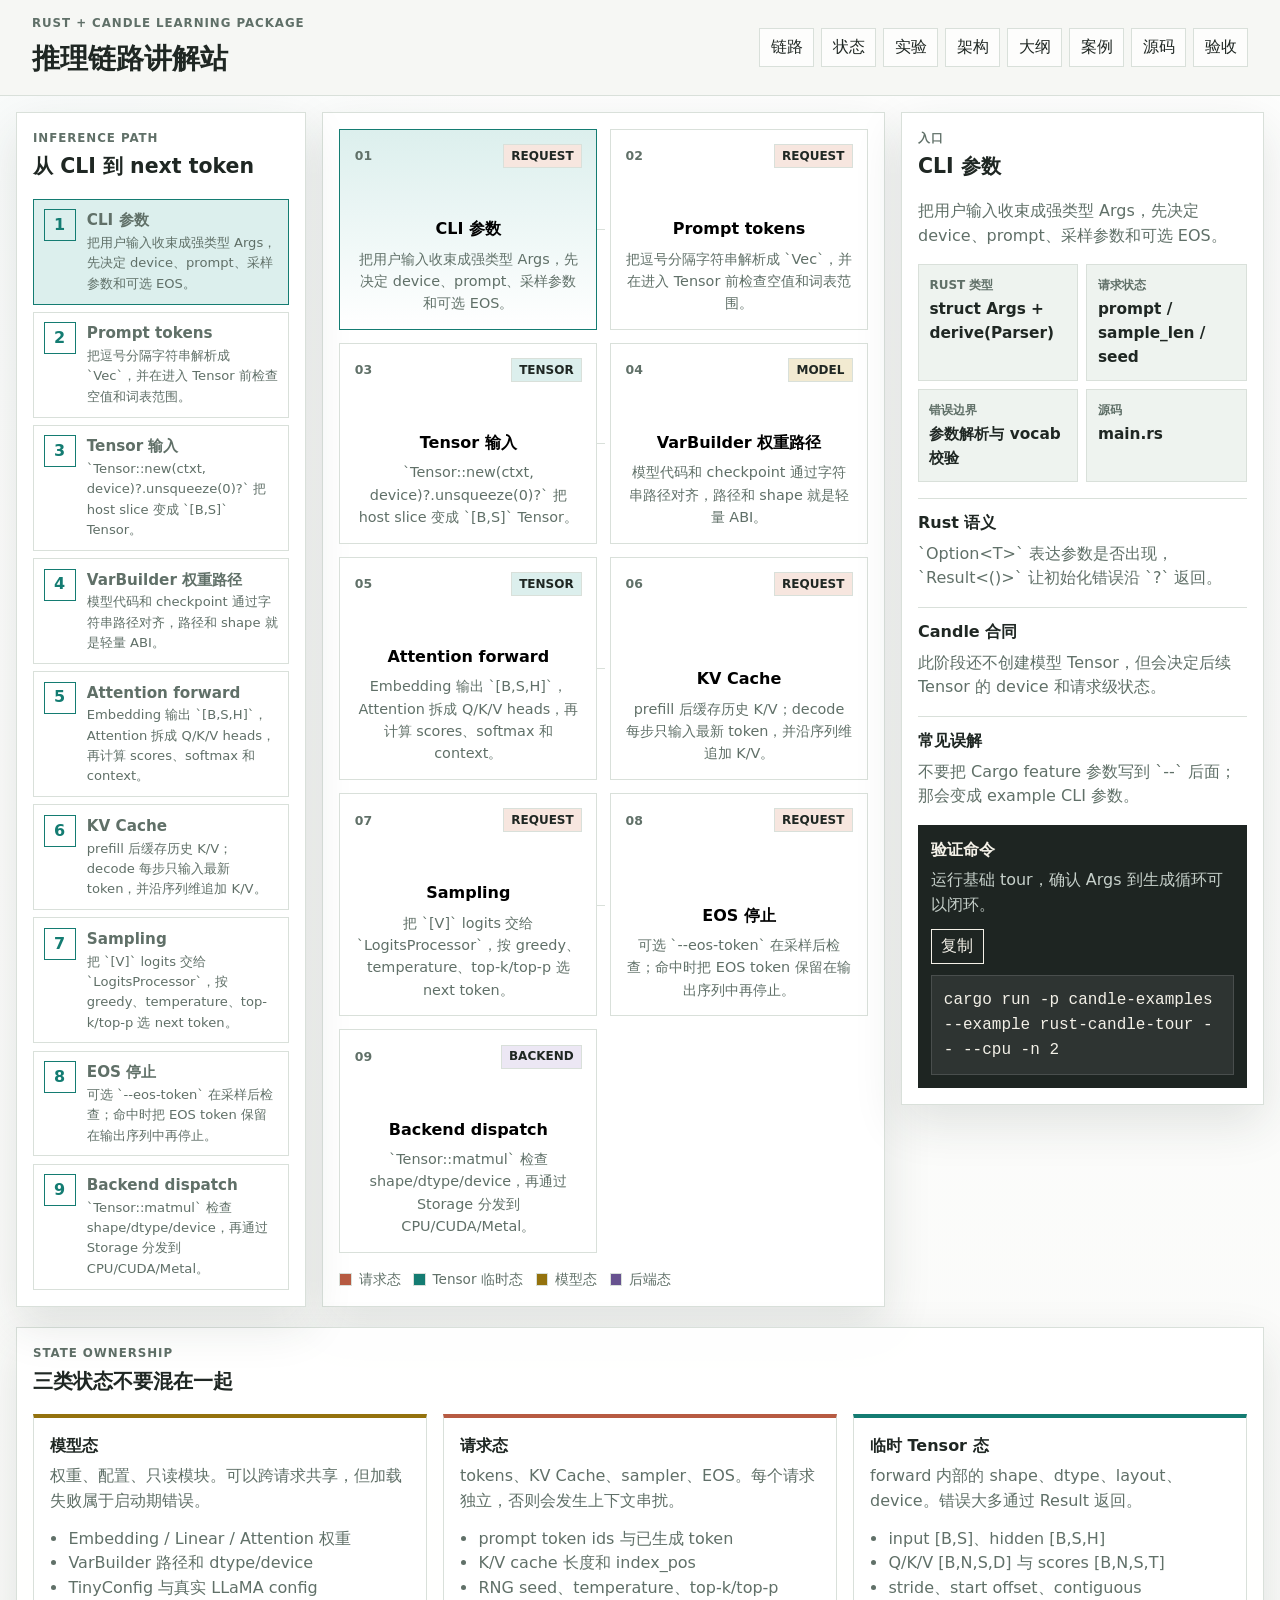
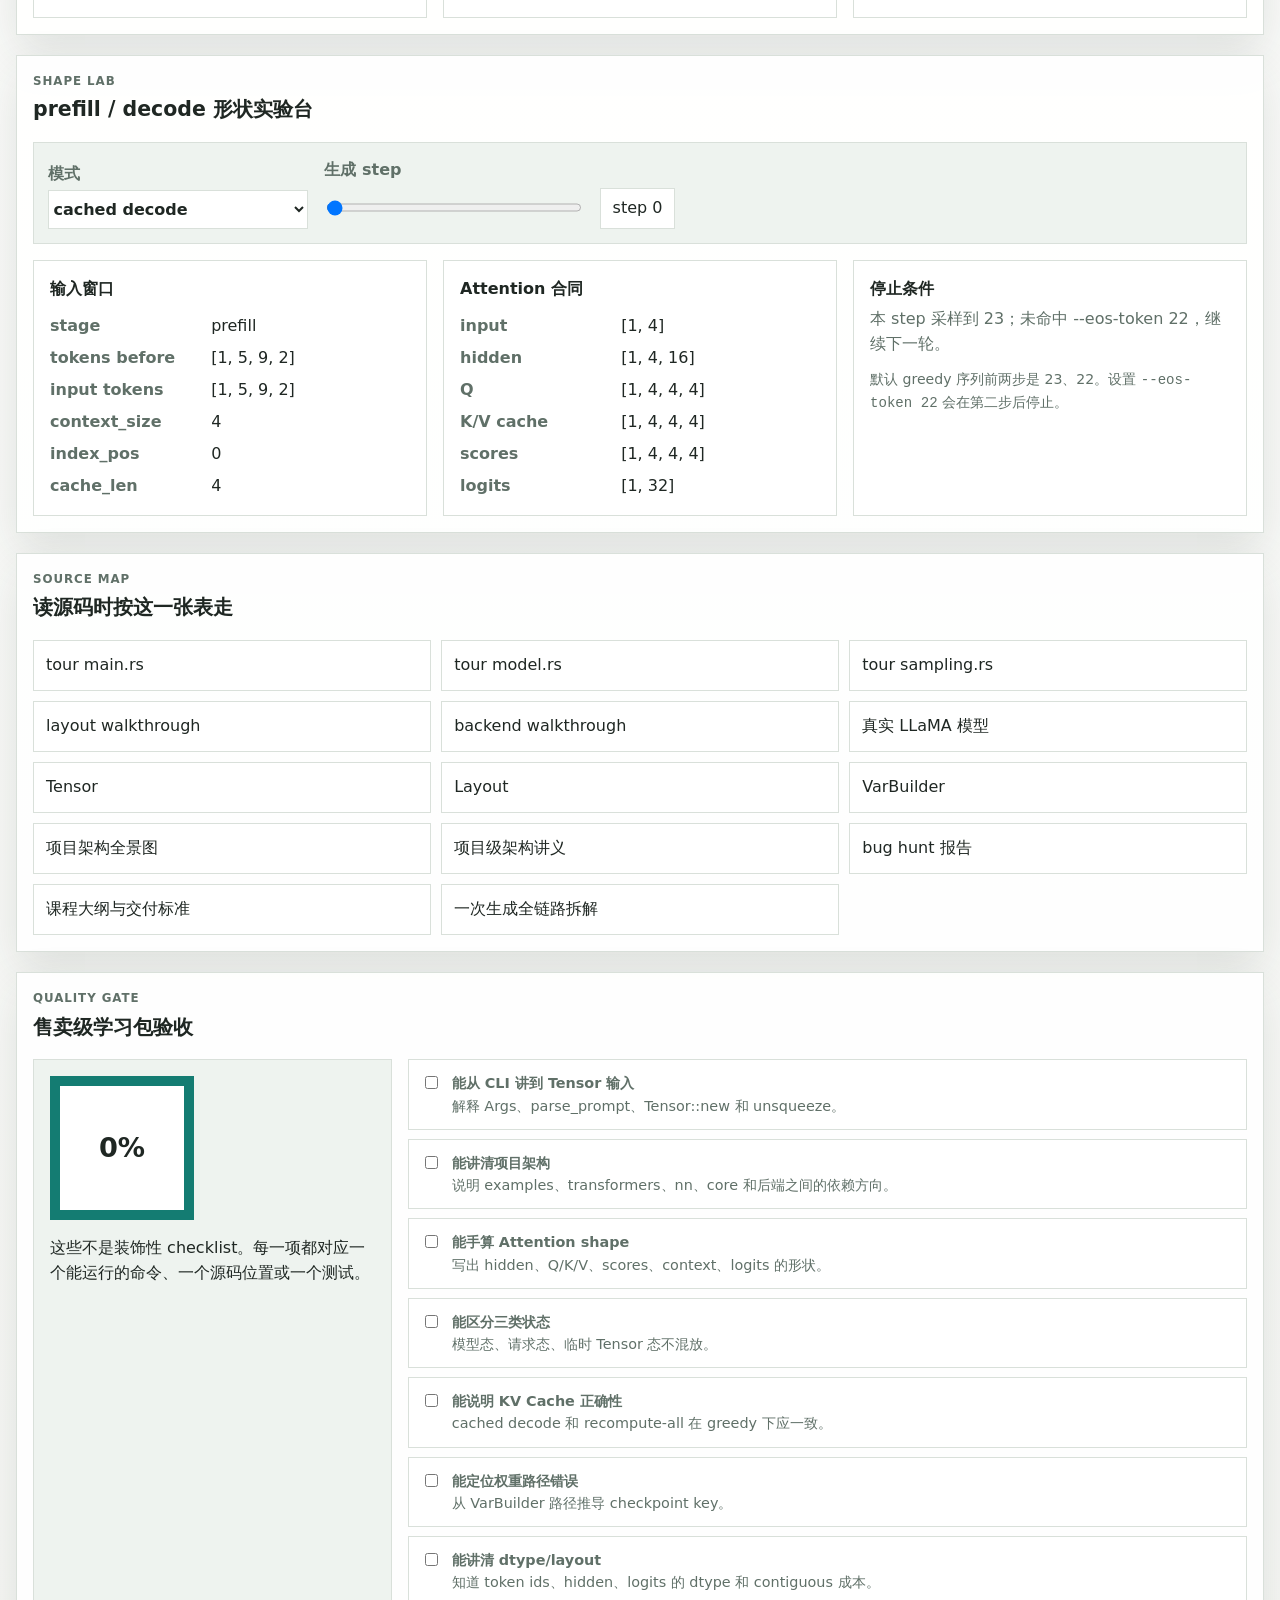
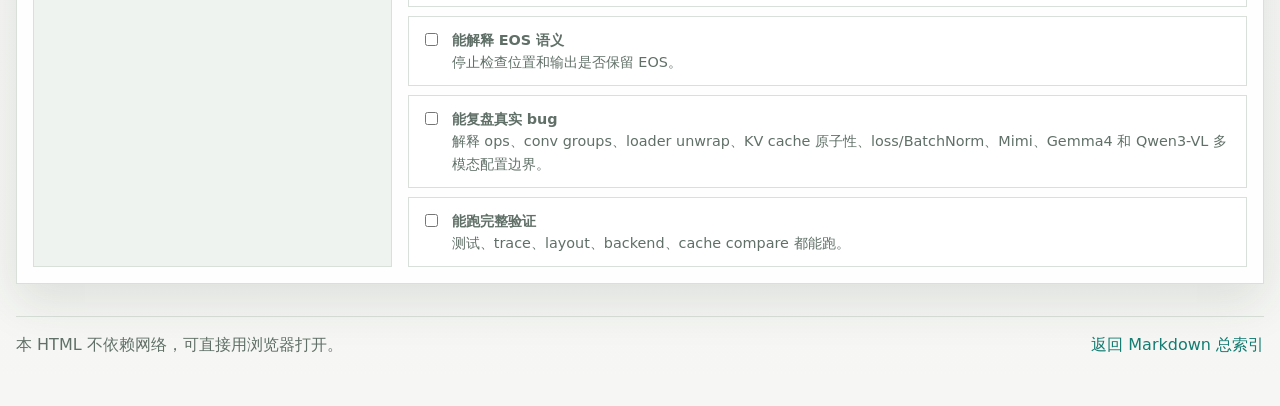
<file: rust-learning/html/index.html>
<!doctype html>
<html lang="zh-CN">
  <head>
    <meta charset="utf-8" />
    <meta name="viewport" content="width=device-width, initial-scale=1" />
    <title>Rust + Candle 推理链路讲解站</title>
    <link rel="stylesheet" href="./styles.css" />
  </head>
  <body>
    <a class="skip-link" href="#stage-title">跳到当前阶段</a>

    <header class="topbar">
      <div>
        <p class="eyebrow">Rust + Candle Learning Package</p>
        <h1>推理链路讲解站</h1>
      </div>
      <nav aria-label="页面区域">
        <a href="#chain">链路</a>
        <a href="#state">状态</a>
        <a href="#lab">实验</a>
        <a href="./architecture.html">架构</a>
        <a href="./course-syllabus.html">大纲</a>
        <a href="./trace-walkthrough.html">案例</a>
        <a href="#source">源码</a>
        <a href="#score">验收</a>
      </nav>
    </header>

    <main>
      <section id="chain" class="workspace" aria-labelledby="chain-title">
        <aside class="rail" aria-label="推理阶段">
          <div class="section-heading">
            <p class="eyebrow">Inference Path</p>
            <h2 id="chain-title">从 CLI 到 next token</h2>
          </div>
          <div class="stage-list" id="stage-list"></div>
        </aside>

        <section class="stage-map" aria-label="整体链路图">
          <div class="flow-grid" id="flow-grid"></div>
          <div class="legend">
            <span><i class="dot request"></i>请求态</span>
            <span><i class="dot tensor"></i>Tensor 临时态</span>
            <span><i class="dot model"></i>模型态</span>
            <span><i class="dot backend"></i>后端态</span>
          </div>
        </section>

        <section class="inspector" aria-live="polite">
          <div class="section-heading">
            <p class="eyebrow" id="stage-kind">Stage</p>
            <h2 id="stage-title">选择一个阶段</h2>
          </div>
          <p id="stage-summary" class="summary"></p>

          <div class="metric-grid" id="stage-metrics"></div>

          <div class="info-block">
            <h3>Rust 语义</h3>
            <p id="stage-rust"></p>
          </div>

          <div class="info-block">
            <h3>Candle 合同</h3>
            <p id="stage-candle"></p>
          </div>

          <div class="info-block">
            <h3>常见误解</h3>
            <p id="stage-pitfall"></p>
          </div>

          <div class="command-card">
            <div>
              <h3>验证命令</h3>
              <p id="stage-command-note"></p>
            </div>
            <button class="copy-button" type="button" data-copy-target="stage-command">复制</button>
            <pre><code id="stage-command"></code></pre>
          </div>
        </section>
      </section>

      <section id="state" class="panel-section" aria-labelledby="state-title">
        <div class="section-heading">
          <p class="eyebrow">State Ownership</p>
          <h2 id="state-title">三类状态不要混在一起</h2>
        </div>
        <div class="state-lanes">
          <article class="lane lane-model">
            <h3>模型态</h3>
            <p>权重、配置、只读模块。可以跨请求共享，但加载失败属于启动期错误。</p>
            <ul>
              <li>Embedding / Linear / Attention 权重</li>
              <li>VarBuilder 路径和 dtype/device</li>
              <li>TinyConfig 与真实 LLaMA config</li>
            </ul>
          </article>
          <article class="lane lane-request">
            <h3>请求态</h3>
            <p>tokens、KV Cache、sampler、EOS。每个请求独立，否则会发生上下文串扰。</p>
            <ul>
              <li>prompt token ids 与已生成 token</li>
              <li>K/V cache 长度和 index_pos</li>
              <li>RNG seed、temperature、top-k/top-p</li>
            </ul>
          </article>
          <article class="lane lane-temp">
            <h3>临时 Tensor 态</h3>
            <p>forward 内部的 shape、dtype、layout、device。错误大多通过 Result 返回。</p>
            <ul>
              <li>input [B,S]、hidden [B,S,H]</li>
              <li>Q/K/V [B,N,S,D] 与 scores [B,N,S,T]</li>
              <li>stride、start offset、contiguous</li>
            </ul>
          </article>
        </div>
      </section>

      <section id="lab" class="lab-grid" aria-labelledby="lab-title">
        <div class="section-heading">
          <p class="eyebrow">Shape Lab</p>
          <h2 id="lab-title">prefill / decode 形状实验台</h2>
        </div>

        <form class="controls" aria-label="形状实验参数">
          <label>
            模式
            <select id="mode-select">
              <option value="cached">cached decode</option>
              <option value="recompute">recompute-all</option>
            </select>
          </label>
          <label>
            生成 step
            <input id="step-range" type="range" min="0" max="3" value="0" />
          </label>
          <output id="step-output">step 0</output>
        </form>

        <div class="lab-cards">
          <article class="lab-card">
            <h3>输入窗口</h3>
            <dl id="context-table"></dl>
          </article>
          <article class="lab-card">
            <h3>Attention 合同</h3>
            <dl id="shape-table"></dl>
          </article>
          <article class="lab-card">
            <h3>停止条件</h3>
            <p id="eos-note"></p>
            <p class="small">默认 greedy 序列前两步是 23、22。设置 <code>--eos-token 22</code> 会在第二步后停止。</p>
          </article>
        </div>
      </section>

      <section id="source" class="panel-section source-panel" aria-labelledby="source-title">
        <div class="section-heading">
          <p class="eyebrow">Source Map</p>
          <h2 id="source-title">读源码时按这一张表走</h2>
        </div>
        <div class="source-grid">
          <a href="../../candle-examples/examples/rust-candle-tour/main.rs">tour main.rs</a>
          <a href="../../candle-examples/examples/rust-candle-tour/model.rs">tour model.rs</a>
          <a href="../../candle-examples/examples/rust-candle-tour/sampling.rs">tour sampling.rs</a>
          <a href="../../candle-examples/examples/rust-candle-tour/layout_walkthrough.rs">layout walkthrough</a>
          <a href="../../candle-examples/examples/rust-candle-tour/backend_walkthrough.rs">backend walkthrough</a>
          <a href="../../candle-transformers/src/models/llama.rs">真实 LLaMA 模型</a>
          <a href="../../candle-core/src/tensor.rs">Tensor</a>
          <a href="../../candle-core/src/layout.rs">Layout</a>
          <a href="../../candle-nn/src/var_builder.rs">VarBuilder</a>
          <a href="./architecture.html">项目架构全景图</a>
          <a href="../candle-project-architecture.md">项目级架构讲义</a>
          <a href="../bug-hunt-report.md">bug hunt 报告</a>
          <a href="./course-syllabus.html">课程大纲与交付标准</a>
          <a href="./trace-walkthrough.html">一次生成全链路拆解</a>
        </div>
      </section>

      <section id="score" class="panel-section score-panel" aria-labelledby="score-title">
        <div class="section-heading">
          <p class="eyebrow">Quality Gate</p>
          <h2 id="score-title">售卖级学习包验收</h2>
        </div>
        <div class="score-layout">
          <div class="score-meter">
            <div class="ring" id="score-ring" aria-label="完成度">0%</div>
            <p>这些不是装饰性 checklist。每一项都对应一个能运行的命令、一个源码位置或一个测试。</p>
          </div>
          <div class="checklist" id="checklist"></div>
        </div>
      </section>
    </main>

    <footer>
      <span>本 HTML 不依赖网络，可直接用浏览器打开。</span>
      <a href="../README.md">返回 Markdown 总索引</a>
    </footer>

    <script src="./app.js"></script>
  </body>
</html>
</file>
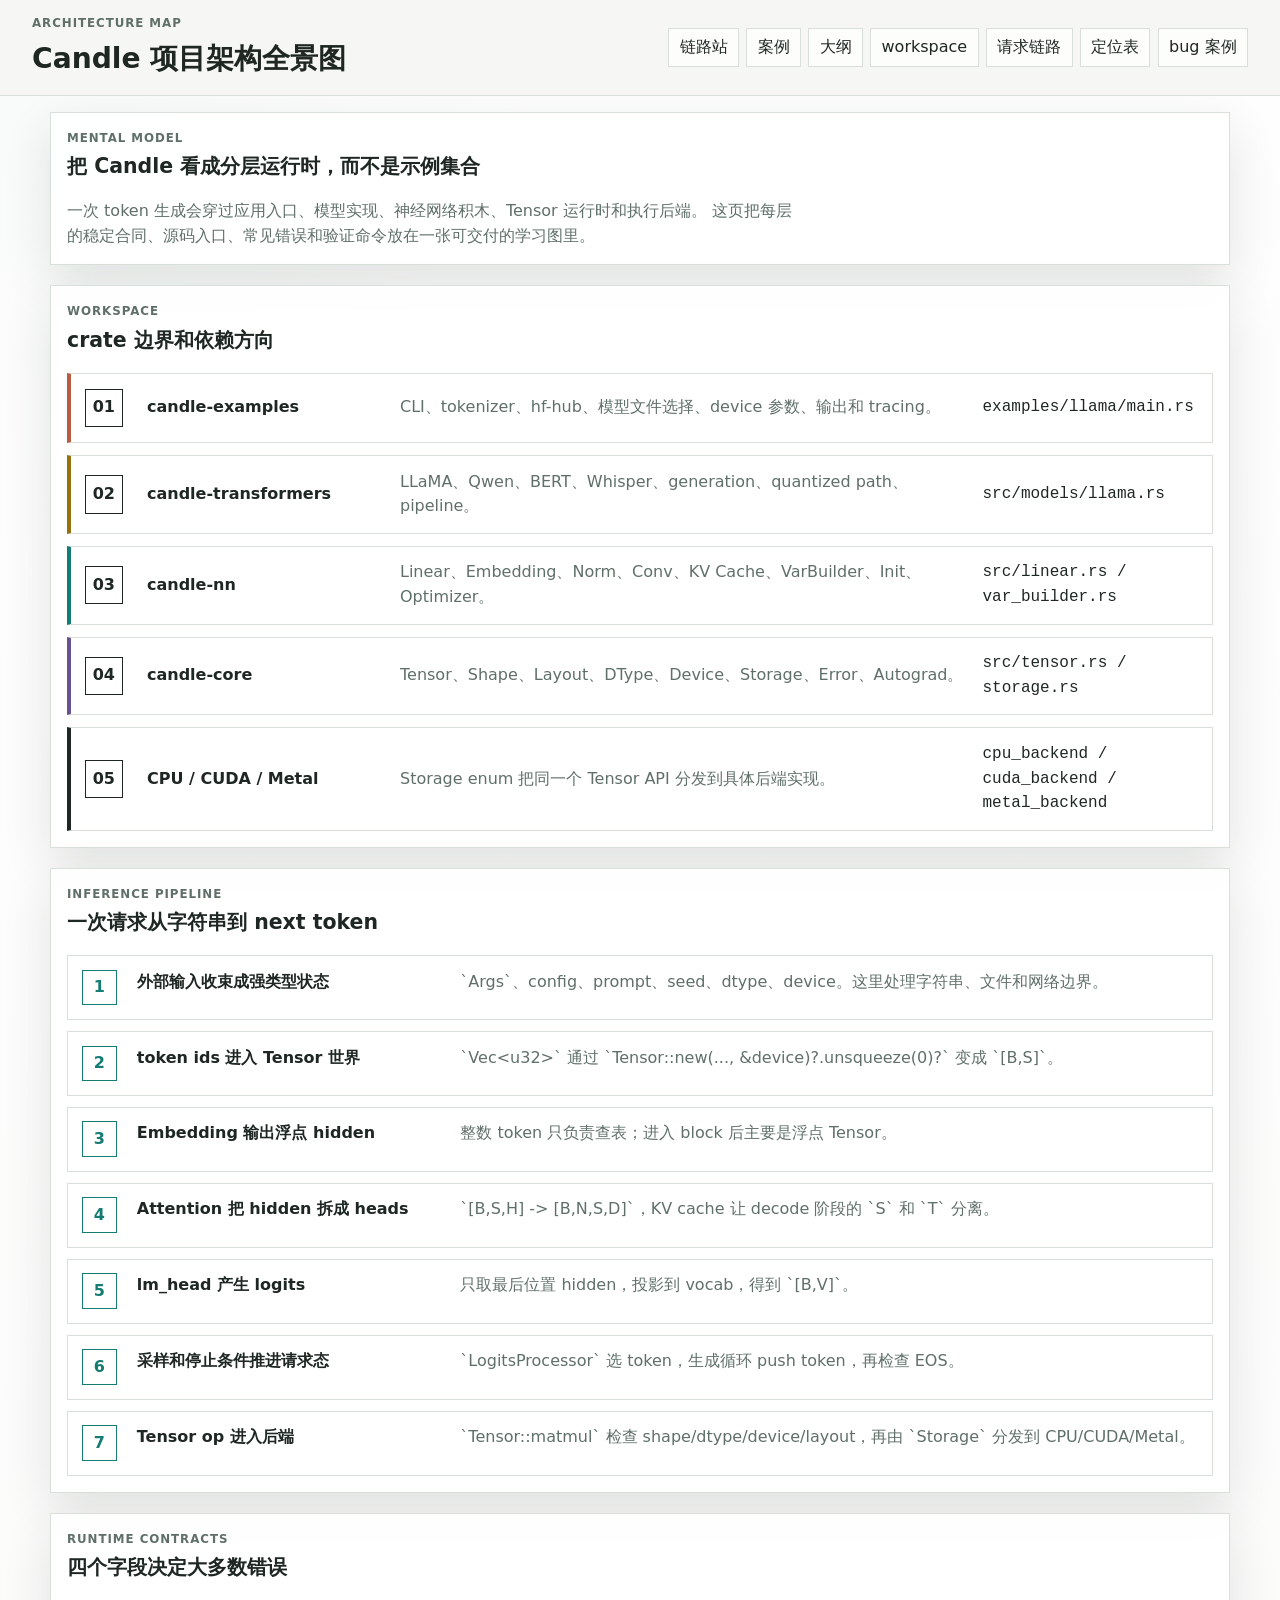
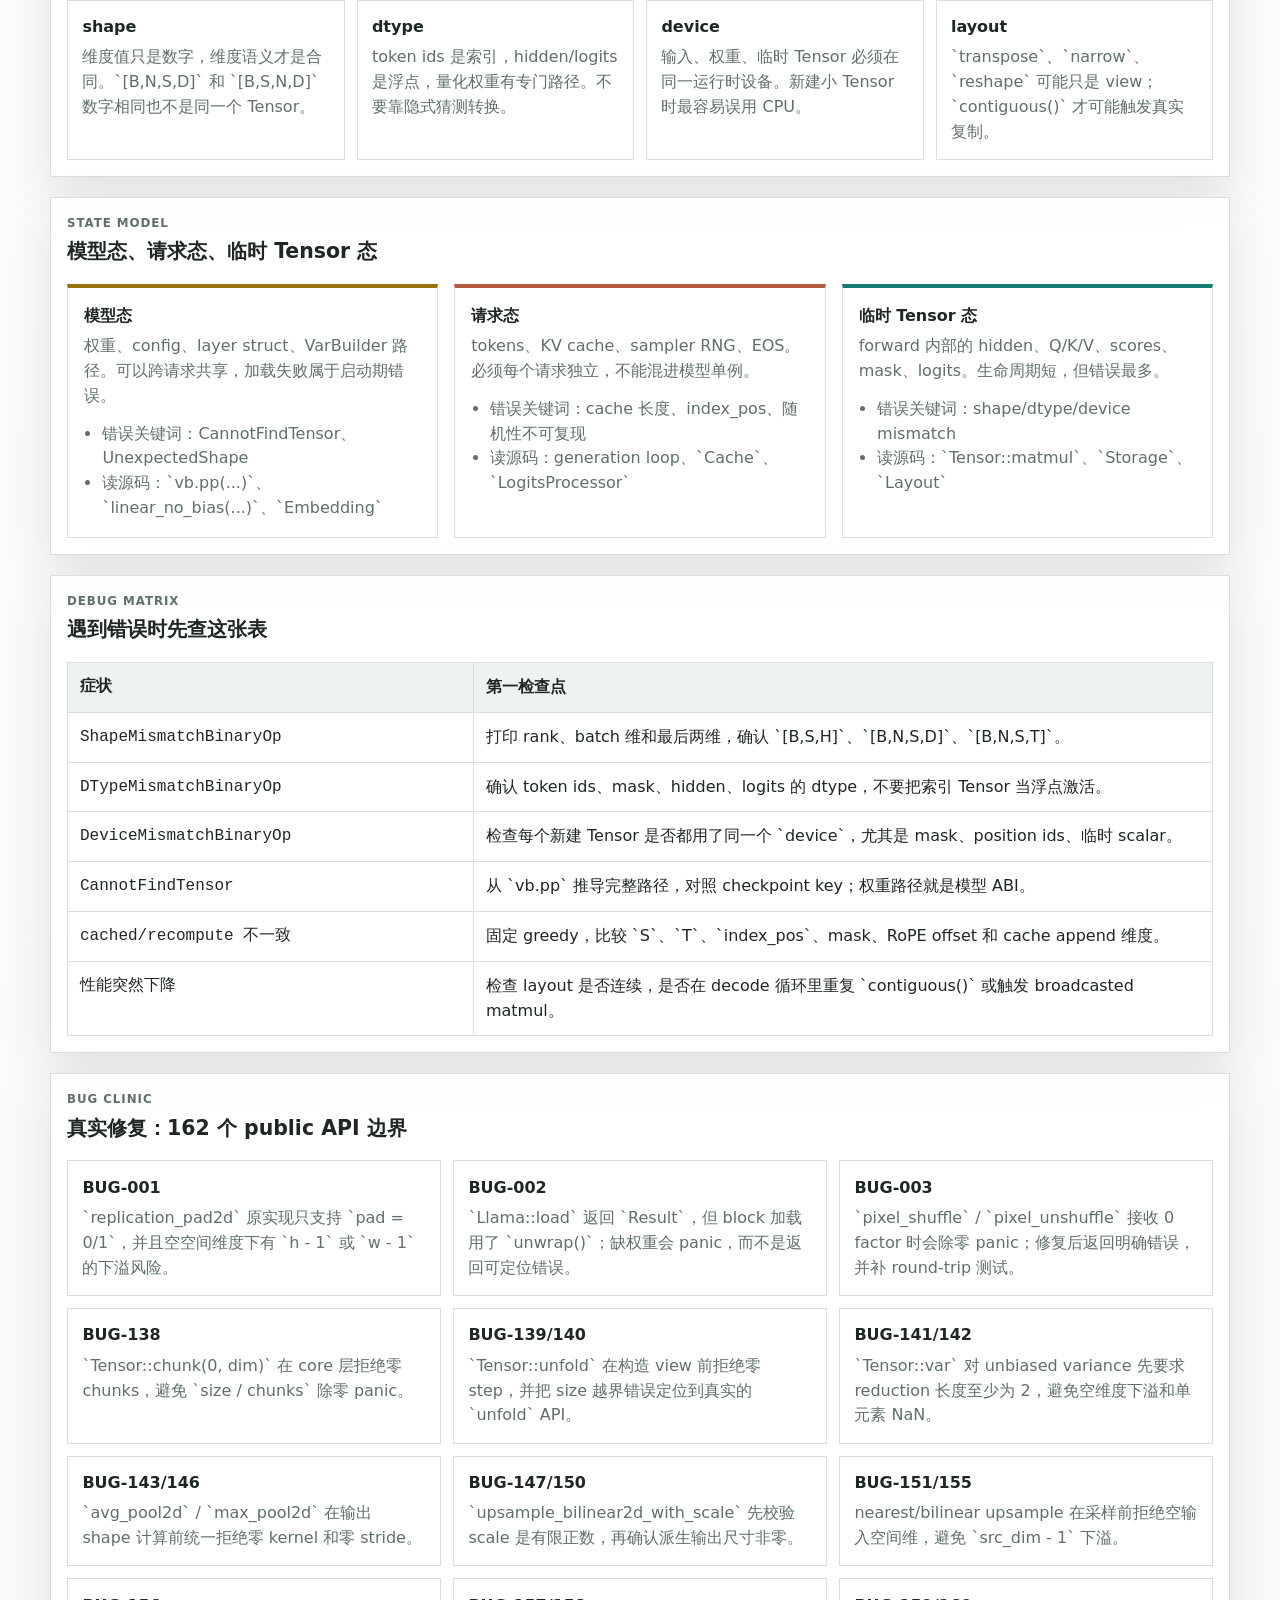
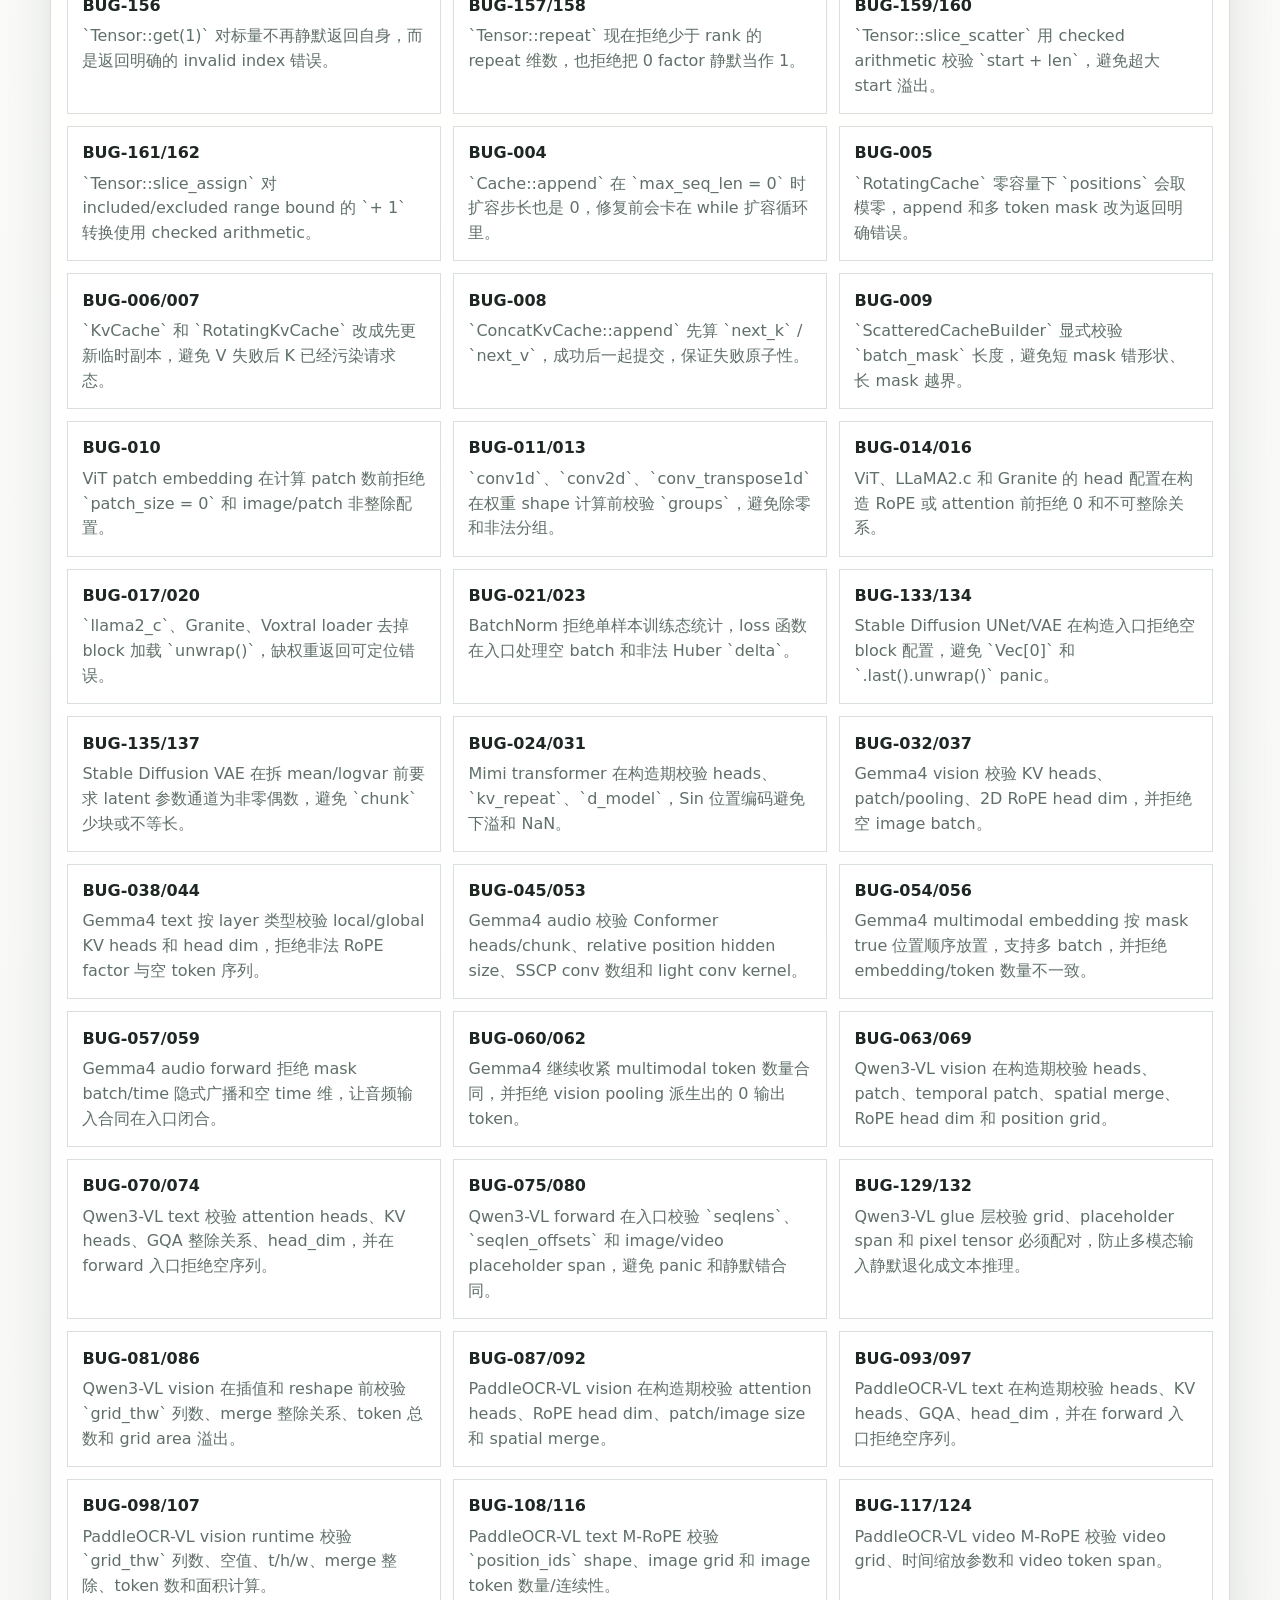
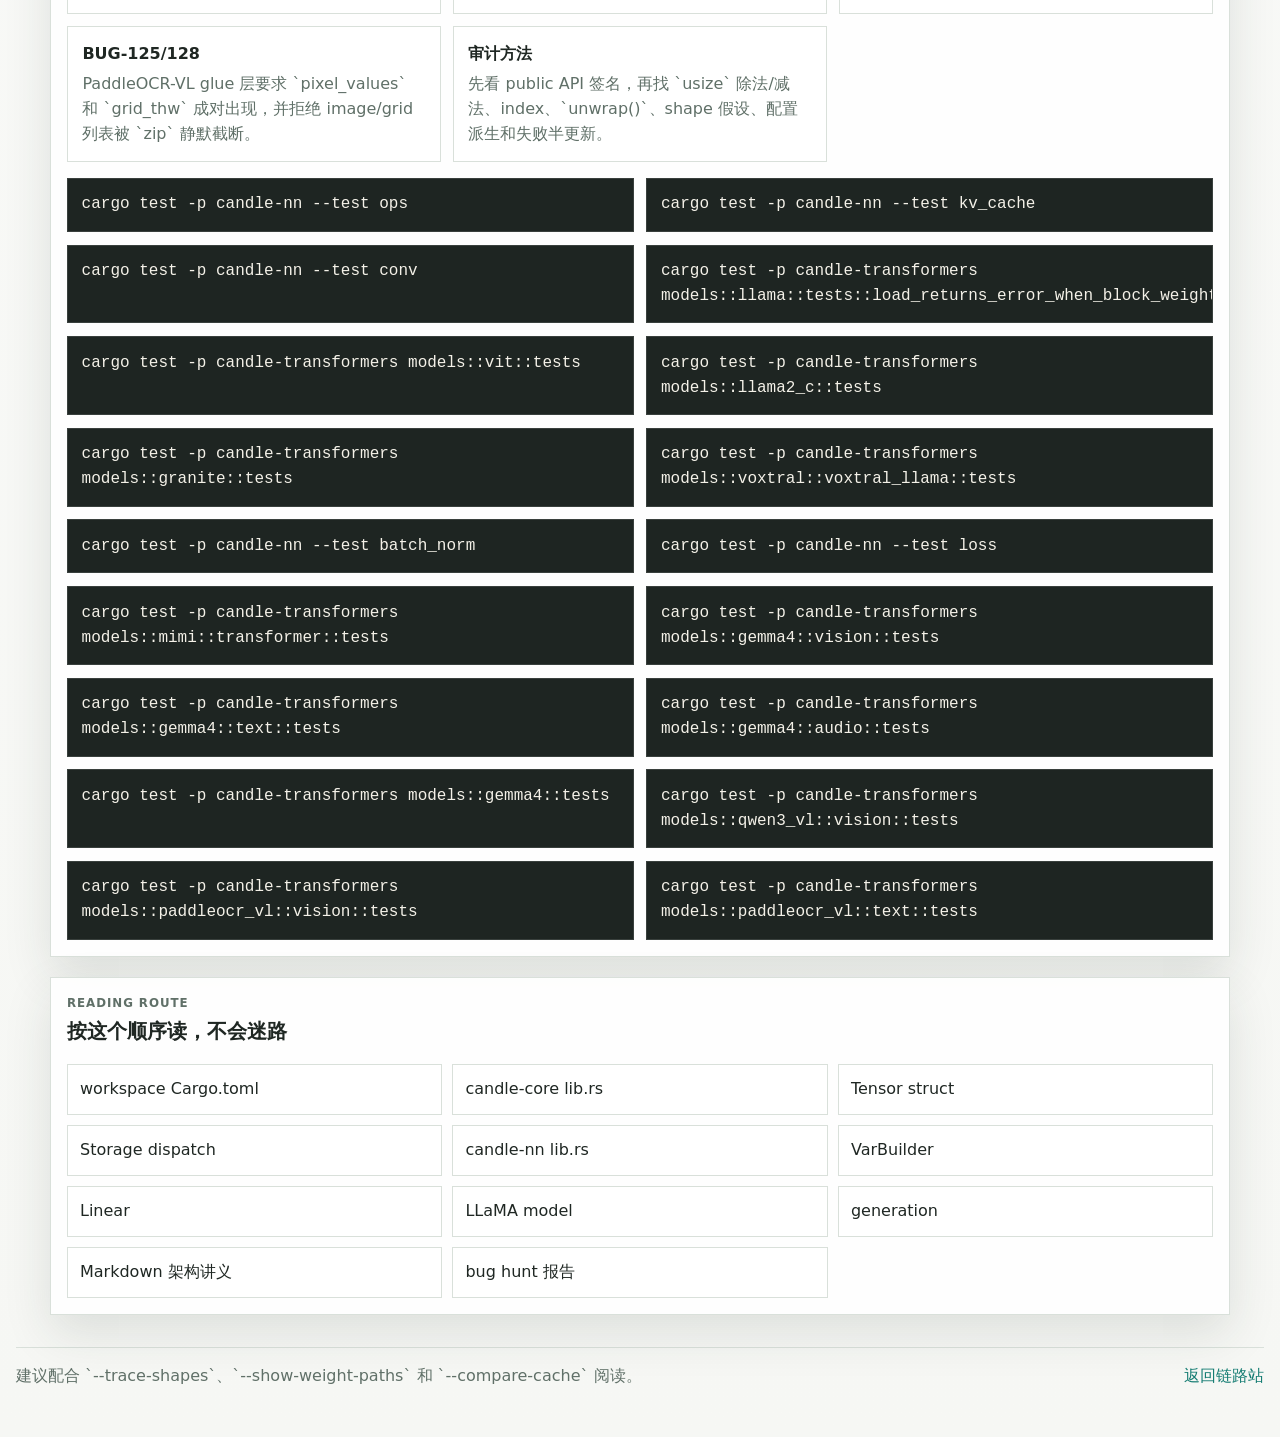
<file: rust-learning/html/architecture.html>
<!doctype html>
<html lang="zh-CN">
  <head>
    <meta charset="utf-8" />
    <meta name="viewport" content="width=device-width, initial-scale=1" />
    <title>Candle 项目架构全景图</title>
    <link rel="stylesheet" href="./styles.css" />
  </head>
  <body>
    <header class="topbar">
      <div>
        <p class="eyebrow">Architecture Map</p>
        <h1>Candle 项目架构全景图</h1>
      </div>
      <nav aria-label="页面导航">
        <a href="./index.html">链路站</a>
        <a href="./trace-walkthrough.html">案例</a>
        <a href="./course-syllabus.html">大纲</a>
        <a href="#workspace">workspace</a>
        <a href="#pipeline">请求链路</a>
        <a href="#debug">定位表</a>
        <a href="#bug">bug 案例</a>
      </nav>
    </header>

    <main class="document-page">
      <section class="panel-section lead-panel">
        <div class="section-heading">
          <p class="eyebrow">Mental Model</p>
          <h2>把 Candle 看成分层运行时，而不是示例集合</h2>
        </div>
        <p>
          一次 token 生成会穿过应用入口、模型实现、神经网络积木、Tensor 运行时和执行后端。
          这页把每层的稳定合同、源码入口、常见错误和验证命令放在一张可交付的学习图里。
        </p>
      </section>

      <section id="workspace" class="panel-section">
        <div class="section-heading">
          <p class="eyebrow">Workspace</p>
          <h2>crate 边界和依赖方向</h2>
        </div>
        <div class="layer-stack" aria-label="Candle 分层架构">
          <article class="layer-card layer-app">
            <span>01</span>
            <h3>candle-examples</h3>
            <p>CLI、tokenizer、hf-hub、模型文件选择、device 参数、输出和 tracing。</p>
            <code>examples/llama/main.rs</code>
          </article>
          <article class="layer-card layer-transformer">
            <span>02</span>
            <h3>candle-transformers</h3>
            <p>LLaMA、Qwen、BERT、Whisper、generation、quantized path、pipeline。</p>
            <code>src/models/llama.rs</code>
          </article>
          <article class="layer-card layer-nn">
            <span>03</span>
            <h3>candle-nn</h3>
            <p>Linear、Embedding、Norm、Conv、KV Cache、VarBuilder、Init、Optimizer。</p>
            <code>src/linear.rs / var_builder.rs</code>
          </article>
          <article class="layer-card layer-core">
            <span>04</span>
            <h3>candle-core</h3>
            <p>Tensor、Shape、Layout、DType、Device、Storage、Error、Autograd。</p>
            <code>src/tensor.rs / storage.rs</code>
          </article>
          <article class="layer-card layer-backend">
            <span>05</span>
            <h3>CPU / CUDA / Metal</h3>
            <p>Storage enum 把同一个 Tensor API 分发到具体后端实现。</p>
            <code>cpu_backend / cuda_backend / metal_backend</code>
          </article>
        </div>
      </section>

      <section id="pipeline" class="panel-section">
        <div class="section-heading">
          <p class="eyebrow">Inference Pipeline</p>
          <h2>一次请求从字符串到 next token</h2>
        </div>
        <ol class="pipeline-list">
          <li>
            <strong>外部输入收束成强类型状态</strong>
            <span>`Args`、config、prompt、seed、dtype、device。这里处理字符串、文件和网络边界。</span>
          </li>
          <li>
            <strong>token ids 进入 Tensor 世界</strong>
            <span>`Vec&lt;u32&gt;` 通过 `Tensor::new(..., &device)?.unsqueeze(0)?` 变成 `[B,S]`。</span>
          </li>
          <li>
            <strong>Embedding 输出浮点 hidden</strong>
            <span>整数 token 只负责查表；进入 block 后主要是浮点 Tensor。</span>
          </li>
          <li>
            <strong>Attention 把 hidden 拆成 heads</strong>
            <span>`[B,S,H] -> [B,N,S,D]`，KV cache 让 decode 阶段的 `S` 和 `T` 分离。</span>
          </li>
          <li>
            <strong>lm_head 产生 logits</strong>
            <span>只取最后位置 hidden，投影到 vocab，得到 `[B,V]`。</span>
          </li>
          <li>
            <strong>采样和停止条件推进请求态</strong>
            <span>`LogitsProcessor` 选 token，生成循环 push token，再检查 EOS。</span>
          </li>
          <li>
            <strong>Tensor op 进入后端</strong>
            <span>`Tensor::matmul` 检查 shape/dtype/device/layout，再由 `Storage` 分发到 CPU/CUDA/Metal。</span>
          </li>
        </ol>
      </section>

      <section class="panel-section">
        <div class="section-heading">
          <p class="eyebrow">Runtime Contracts</p>
          <h2>四个字段决定大多数错误</h2>
        </div>
        <div class="contract-grid">
          <article>
            <h3>shape</h3>
            <p>维度值只是数字，维度语义才是合同。`[B,N,S,D]` 和 `[B,S,N,D]` 数字相同也不是同一个 Tensor。</p>
          </article>
          <article>
            <h3>dtype</h3>
            <p>token ids 是索引，hidden/logits 是浮点，量化权重有专门路径。不要靠隐式猜测转换。</p>
          </article>
          <article>
            <h3>device</h3>
            <p>输入、权重、临时 Tensor 必须在同一运行时设备。新建小 Tensor 时最容易误用 CPU。</p>
          </article>
          <article>
            <h3>layout</h3>
            <p>`transpose`、`narrow`、`reshape` 可能只是 view；`contiguous()` 才可能触发真实复制。</p>
          </article>
        </div>
      </section>

      <section class="panel-section">
        <div class="section-heading">
          <p class="eyebrow">State Model</p>
          <h2>模型态、请求态、临时 Tensor 态</h2>
        </div>
        <div class="state-lanes">
          <article class="lane lane-model">
            <h3>模型态</h3>
            <p>权重、config、layer struct、VarBuilder 路径。可以跨请求共享，加载失败属于启动期错误。</p>
            <ul>
              <li>错误关键词：CannotFindTensor、UnexpectedShape</li>
              <li>读源码：`vb.pp(...)`、`linear_no_bias(...)`、`Embedding`</li>
            </ul>
          </article>
          <article class="lane lane-request">
            <h3>请求态</h3>
            <p>tokens、KV cache、sampler RNG、EOS。必须每个请求独立，不能混进模型单例。</p>
            <ul>
              <li>错误关键词：cache 长度、index_pos、随机性不可复现</li>
              <li>读源码：generation loop、`Cache`、`LogitsProcessor`</li>
            </ul>
          </article>
          <article class="lane lane-temp">
            <h3>临时 Tensor 态</h3>
            <p>forward 内部的 hidden、Q/K/V、scores、mask、logits。生命周期短，但错误最多。</p>
            <ul>
              <li>错误关键词：shape/dtype/device mismatch</li>
              <li>读源码：`Tensor::matmul`、`Storage`、`Layout`</li>
            </ul>
          </article>
        </div>
      </section>

      <section id="debug" class="panel-section">
        <div class="section-heading">
          <p class="eyebrow">Debug Matrix</p>
          <h2>遇到错误时先查这张表</h2>
        </div>
        <div class="invariant-table" role="table" aria-label="调试定位表">
          <div role="row">
            <strong role="cell">症状</strong>
            <strong role="cell">第一检查点</strong>
          </div>
          <div role="row">
            <span role="cell">ShapeMismatchBinaryOp</span>
            <span role="cell">打印 rank、batch 维和最后两维，确认 `[B,S,H]`、`[B,N,S,D]`、`[B,N,S,T]`。</span>
          </div>
          <div role="row">
            <span role="cell">DTypeMismatchBinaryOp</span>
            <span role="cell">确认 token ids、mask、hidden、logits 的 dtype，不要把索引 Tensor 当浮点激活。</span>
          </div>
          <div role="row">
            <span role="cell">DeviceMismatchBinaryOp</span>
            <span role="cell">检查每个新建 Tensor 是否都用了同一个 `device`，尤其是 mask、position ids、临时 scalar。</span>
          </div>
          <div role="row">
            <span role="cell">CannotFindTensor</span>
            <span role="cell">从 `vb.pp` 推导完整路径，对照 checkpoint key；权重路径就是模型 ABI。</span>
          </div>
          <div role="row">
            <span role="cell">cached/recompute 不一致</span>
            <span role="cell">固定 greedy，比较 `S`、`T`、`index_pos`、mask、RoPE offset 和 cache append 维度。</span>
          </div>
          <div role="row">
            <span role="cell">性能突然下降</span>
            <span role="cell">检查 layout 是否连续，是否在 decode 循环里重复 `contiguous()` 或触发 broadcasted matmul。</span>
          </div>
        </div>
      </section>

      <section id="bug" class="panel-section">
        <div class="section-heading">
          <p class="eyebrow">Bug Clinic</p>
          <h2>真实修复：162 个 public API 边界</h2>
        </div>
        <div class="bug-grid">
          <article class="bug-card">
            <h3>BUG-001</h3>
            <p>`replication_pad2d` 原实现只支持 `pad = 0/1`，并且空空间维度下有 `h - 1` 或 `w - 1` 的下溢风险。</p>
          </article>
          <article class="bug-card">
            <h3>BUG-002</h3>
            <p>`Llama::load` 返回 `Result<Self>`，但 block 加载用了 `unwrap()`；缺权重会 panic，而不是返回可定位错误。</p>
          </article>
          <article class="bug-card">
            <h3>BUG-003</h3>
            <p>`pixel_shuffle` / `pixel_unshuffle` 接收 0 factor 时会除零 panic；修复后返回明确错误，并补 round-trip 测试。</p>
          </article>
          <article class="bug-card">
            <h3>BUG-138</h3>
            <p>`Tensor::chunk(0, dim)` 在 core 层拒绝零 chunks，避免 `size / chunks` 除零 panic。</p>
          </article>
          <article class="bug-card">
            <h3>BUG-139/140</h3>
            <p>`Tensor::unfold` 在构造 view 前拒绝零 step，并把 size 越界错误定位到真实的 `unfold` API。</p>
          </article>
          <article class="bug-card">
            <h3>BUG-141/142</h3>
            <p>`Tensor::var` 对 unbiased variance 先要求 reduction 长度至少为 2，避免空维度下溢和单元素 NaN。</p>
          </article>
          <article class="bug-card">
            <h3>BUG-143/146</h3>
            <p>`avg_pool2d` / `max_pool2d` 在输出 shape 计算前统一拒绝零 kernel 和零 stride。</p>
          </article>
          <article class="bug-card">
            <h3>BUG-147/150</h3>
            <p>`upsample_bilinear2d_with_scale` 先校验 scale 是有限正数，再确认派生输出尺寸非零。</p>
          </article>
          <article class="bug-card">
            <h3>BUG-151/155</h3>
            <p>nearest/bilinear upsample 在采样前拒绝空输入空间维，避免 `src_dim - 1` 下溢。</p>
          </article>
          <article class="bug-card">
            <h3>BUG-156</h3>
            <p>`Tensor::get(1)` 对标量不再静默返回自身，而是返回明确的 invalid index 错误。</p>
          </article>
          <article class="bug-card">
            <h3>BUG-157/158</h3>
            <p>`Tensor::repeat` 现在拒绝少于 rank 的 repeat 维数，也拒绝把 0 factor 静默当作 1。</p>
          </article>
          <article class="bug-card">
            <h3>BUG-159/160</h3>
            <p>`Tensor::slice_scatter` 用 checked arithmetic 校验 `start + len`，避免超大 start 溢出。</p>
          </article>
          <article class="bug-card">
            <h3>BUG-161/162</h3>
            <p>`Tensor::slice_assign` 对 included/excluded range bound 的 `+ 1` 转换使用 checked arithmetic。</p>
          </article>
          <article class="bug-card">
            <h3>BUG-004</h3>
            <p>`Cache::append` 在 `max_seq_len = 0` 时扩容步长也是 0，修复前会卡在 while 扩容循环里。</p>
          </article>
          <article class="bug-card">
            <h3>BUG-005</h3>
            <p>`RotatingCache` 零容量下 `positions` 会取模零，append 和多 token mask 改为返回明确错误。</p>
          </article>
          <article class="bug-card">
            <h3>BUG-006/007</h3>
            <p>`KvCache` 和 `RotatingKvCache` 改成先更新临时副本，避免 V 失败后 K 已经污染请求态。</p>
          </article>
          <article class="bug-card">
            <h3>BUG-008</h3>
            <p>`ConcatKvCache::append` 先算 `next_k` / `next_v`，成功后一起提交，保证失败原子性。</p>
          </article>
          <article class="bug-card">
            <h3>BUG-009</h3>
            <p>`ScatteredCacheBuilder` 显式校验 `batch_mask` 长度，避免短 mask 错形状、长 mask 越界。</p>
          </article>
          <article class="bug-card">
            <h3>BUG-010</h3>
            <p>ViT patch embedding 在计算 patch 数前拒绝 `patch_size = 0` 和 image/patch 非整除配置。</p>
          </article>
          <article class="bug-card">
            <h3>BUG-011/013</h3>
            <p>`conv1d`、`conv2d`、`conv_transpose1d` 在权重 shape 计算前校验 `groups`，避免除零和非法分组。</p>
          </article>
          <article class="bug-card">
            <h3>BUG-014/016</h3>
            <p>ViT、LLaMA2.c 和 Granite 的 head 配置在构造 RoPE 或 attention 前拒绝 0 和不可整除关系。</p>
          </article>
          <article class="bug-card">
            <h3>BUG-017/020</h3>
            <p>`llama2_c`、Granite、Voxtral loader 去掉 block 加载 `unwrap()`，缺权重返回可定位错误。</p>
          </article>
          <article class="bug-card">
            <h3>BUG-021/023</h3>
            <p>BatchNorm 拒绝单样本训练态统计，loss 函数在入口处理空 batch 和非法 Huber `delta`。</p>
          </article>
          <article class="bug-card">
            <h3>BUG-133/134</h3>
            <p>Stable Diffusion UNet/VAE 在构造入口拒绝空 block 配置，避免 `Vec[0]` 和 `.last().unwrap()` panic。</p>
          </article>
          <article class="bug-card">
            <h3>BUG-135/137</h3>
            <p>Stable Diffusion VAE 在拆 mean/logvar 前要求 latent 参数通道为非零偶数，避免 `chunk` 少块或不等长。</p>
          </article>
          <article class="bug-card">
            <h3>BUG-024/031</h3>
            <p>Mimi transformer 在构造期校验 heads、`kv_repeat`、`d_model`，Sin 位置编码避免下溢和 NaN。</p>
          </article>
          <article class="bug-card">
            <h3>BUG-032/037</h3>
            <p>Gemma4 vision 校验 KV heads、patch/pooling、2D RoPE head dim，并拒绝空 image batch。</p>
          </article>
          <article class="bug-card">
            <h3>BUG-038/044</h3>
            <p>Gemma4 text 按 layer 类型校验 local/global KV heads 和 head dim，拒绝非法 RoPE factor 与空 token 序列。</p>
          </article>
          <article class="bug-card">
            <h3>BUG-045/053</h3>
            <p>Gemma4 audio 校验 Conformer heads/chunk、relative position hidden size、SSCP conv 数组和 light conv kernel。</p>
          </article>
          <article class="bug-card">
            <h3>BUG-054/056</h3>
            <p>Gemma4 multimodal embedding 按 mask true 位置顺序放置，支持多 batch，并拒绝 embedding/token 数量不一致。</p>
          </article>
          <article class="bug-card">
            <h3>BUG-057/059</h3>
            <p>Gemma4 audio forward 拒绝 mask batch/time 隐式广播和空 time 维，让音频输入合同在入口闭合。</p>
          </article>
          <article class="bug-card">
            <h3>BUG-060/062</h3>
            <p>Gemma4 继续收紧 multimodal token 数量合同，并拒绝 vision pooling 派生出的 0 输出 token。</p>
          </article>
          <article class="bug-card">
            <h3>BUG-063/069</h3>
            <p>Qwen3-VL vision 在构造期校验 heads、patch、temporal patch、spatial merge、RoPE head dim 和 position grid。</p>
          </article>
          <article class="bug-card">
            <h3>BUG-070/074</h3>
            <p>Qwen3-VL text 校验 attention heads、KV heads、GQA 整除关系、head_dim，并在 forward 入口拒绝空序列。</p>
          </article>
          <article class="bug-card">
            <h3>BUG-075/080</h3>
            <p>Qwen3-VL forward 在入口校验 `seqlens`、`seqlen_offsets` 和 image/video placeholder span，避免 panic 和静默错合同。</p>
          </article>
          <article class="bug-card">
            <h3>BUG-129/132</h3>
            <p>Qwen3-VL glue 层校验 grid、placeholder span 和 pixel tensor 必须配对，防止多模态输入静默退化成文本推理。</p>
          </article>
          <article class="bug-card">
            <h3>BUG-081/086</h3>
            <p>Qwen3-VL vision 在插值和 reshape 前校验 `grid_thw` 列数、merge 整除关系、token 总数和 grid area 溢出。</p>
          </article>
          <article class="bug-card">
            <h3>BUG-087/092</h3>
            <p>PaddleOCR-VL vision 在构造期校验 attention heads、RoPE head dim、patch/image size 和 spatial merge。</p>
          </article>
          <article class="bug-card">
            <h3>BUG-093/097</h3>
            <p>PaddleOCR-VL text 在构造期校验 heads、KV heads、GQA、head_dim，并在 forward 入口拒绝空序列。</p>
          </article>
          <article class="bug-card">
            <h3>BUG-098/107</h3>
            <p>PaddleOCR-VL vision runtime 校验 `grid_thw` 列数、空值、t/h/w、merge 整除、token 数和面积计算。</p>
          </article>
          <article class="bug-card">
            <h3>BUG-108/116</h3>
            <p>PaddleOCR-VL text M-RoPE 校验 `position_ids` shape、image grid 和 image token 数量/连续性。</p>
          </article>
          <article class="bug-card">
            <h3>BUG-117/124</h3>
            <p>PaddleOCR-VL video M-RoPE 校验 video grid、时间缩放参数和 video token span。</p>
          </article>
          <article class="bug-card">
            <h3>BUG-125/128</h3>
            <p>PaddleOCR-VL glue 层要求 `pixel_values` 和 `grid_thw` 成对出现，并拒绝 image/grid 列表被 `zip` 静默截断。</p>
          </article>
          <article class="bug-card">
            <h3>审计方法</h3>
            <p>先看 public API 签名，再找 `usize` 除法/减法、index、`unwrap()`、shape 假设、配置派生和失败半更新。</p>
          </article>
        </div>
        <div class="command-row">
          <pre><code>cargo test -p candle-nn --test ops</code></pre>
          <pre><code>cargo test -p candle-nn --test kv_cache</code></pre>
          <pre><code>cargo test -p candle-nn --test conv</code></pre>
          <pre><code>cargo test -p candle-transformers models::llama::tests::load_returns_error_when_block_weights_are_missing</code></pre>
          <pre><code>cargo test -p candle-transformers models::vit::tests</code></pre>
          <pre><code>cargo test -p candle-transformers models::llama2_c::tests</code></pre>
          <pre><code>cargo test -p candle-transformers models::granite::tests</code></pre>
          <pre><code>cargo test -p candle-transformers models::voxtral::voxtral_llama::tests</code></pre>
          <pre><code>cargo test -p candle-nn --test batch_norm</code></pre>
          <pre><code>cargo test -p candle-nn --test loss</code></pre>
          <pre><code>cargo test -p candle-transformers models::mimi::transformer::tests</code></pre>
          <pre><code>cargo test -p candle-transformers models::gemma4::vision::tests</code></pre>
          <pre><code>cargo test -p candle-transformers models::gemma4::text::tests</code></pre>
          <pre><code>cargo test -p candle-transformers models::gemma4::audio::tests</code></pre>
          <pre><code>cargo test -p candle-transformers models::gemma4::tests</code></pre>
          <pre><code>cargo test -p candle-transformers models::qwen3_vl::vision::tests</code></pre>
          <pre><code>cargo test -p candle-transformers models::paddleocr_vl::vision::tests</code></pre>
          <pre><code>cargo test -p candle-transformers models::paddleocr_vl::text::tests</code></pre>
        </div>
      </section>

      <section class="panel-section">
        <div class="section-heading">
          <p class="eyebrow">Reading Route</p>
          <h2>按这个顺序读，不会迷路</h2>
        </div>
        <div class="source-grid">
          <a href="../../Cargo.toml">workspace Cargo.toml</a>
          <a href="../../candle-core/src/lib.rs">candle-core lib.rs</a>
          <a href="../../candle-core/src/tensor.rs">Tensor struct</a>
          <a href="../../candle-core/src/storage.rs">Storage dispatch</a>
          <a href="../../candle-nn/src/lib.rs">candle-nn lib.rs</a>
          <a href="../../candle-nn/src/var_builder.rs">VarBuilder</a>
          <a href="../../candle-nn/src/linear.rs">Linear</a>
          <a href="../../candle-transformers/src/models/llama.rs">LLaMA model</a>
          <a href="../../candle-transformers/src/generation/mod.rs">generation</a>
          <a href="../candle-project-architecture.md">Markdown 架构讲义</a>
          <a href="../bug-hunt-report.md">bug hunt 报告</a>
        </div>
      </section>
    </main>

    <footer>
      <span>建议配合 `--trace-shapes`、`--show-weight-paths` 和 `--compare-cache` 阅读。</span>
      <a href="./index.html">返回链路站</a>
    </footer>
  </body>
</html>
</file>
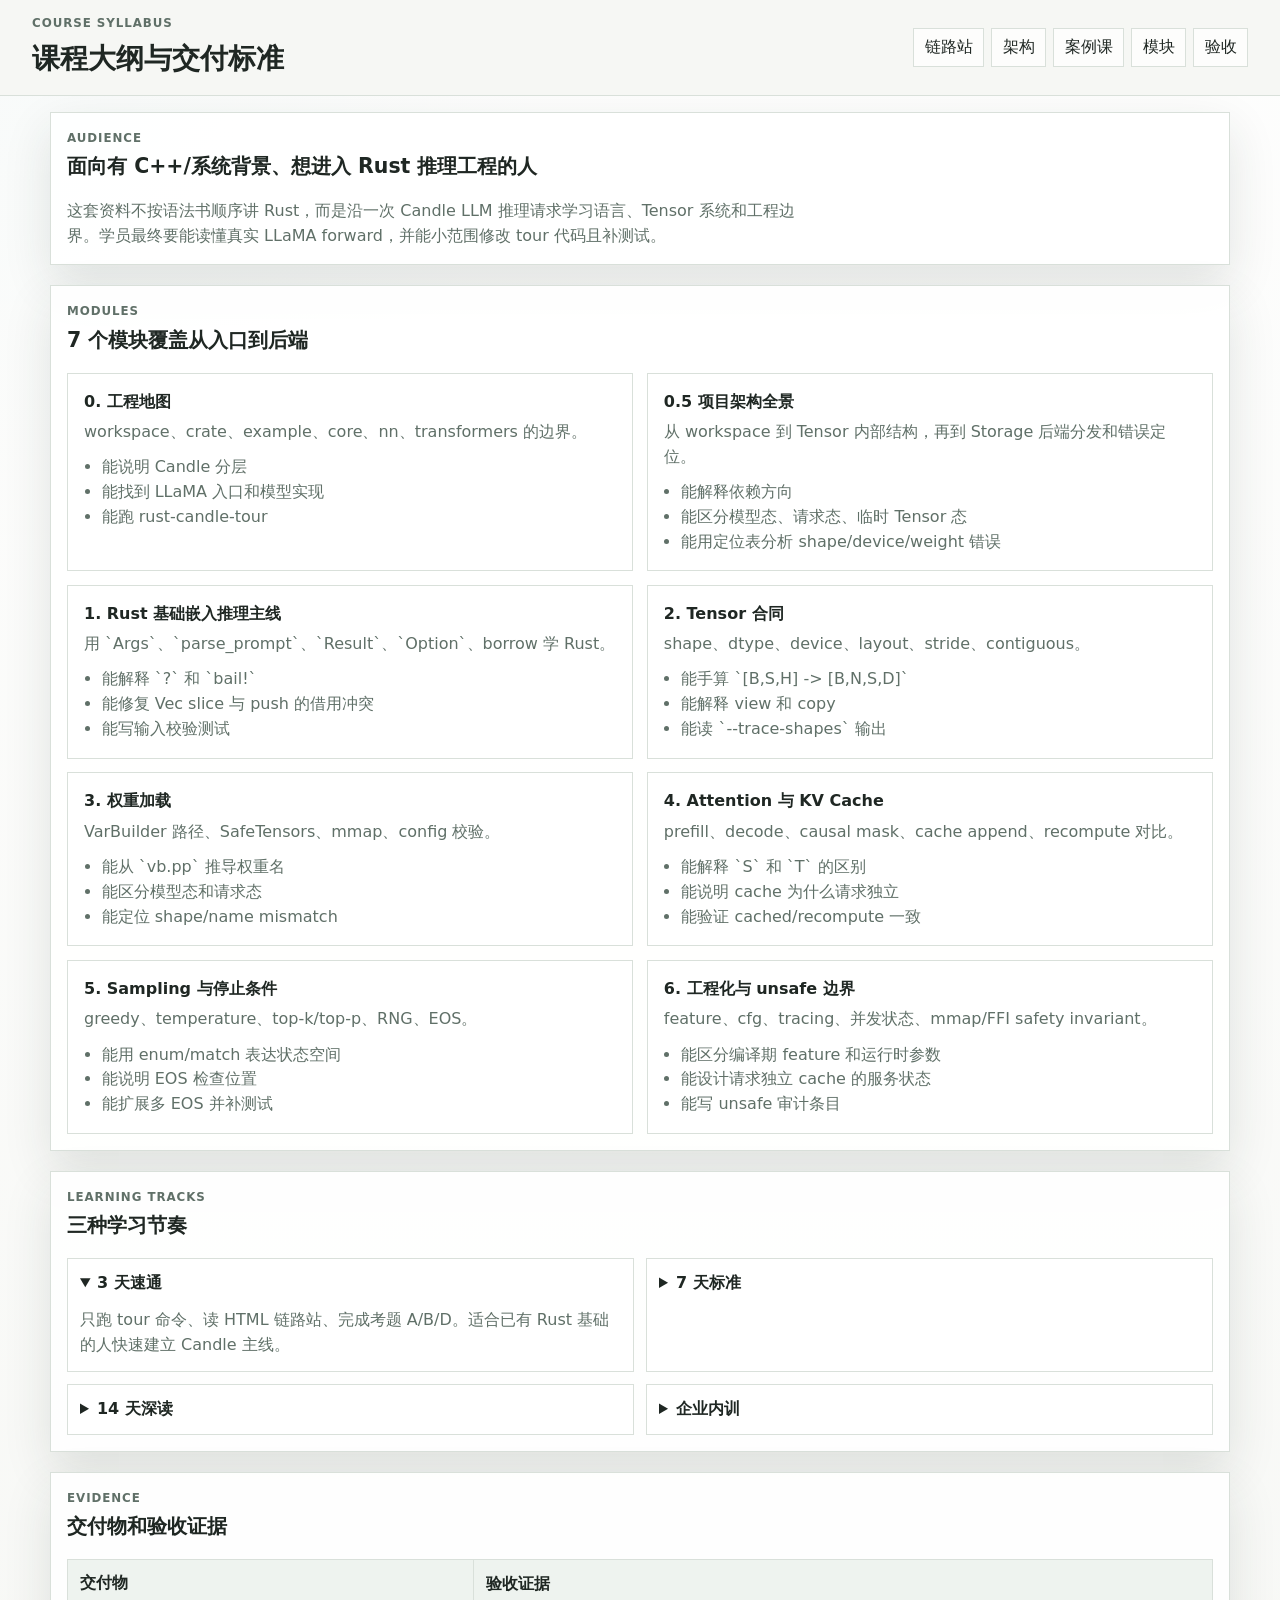
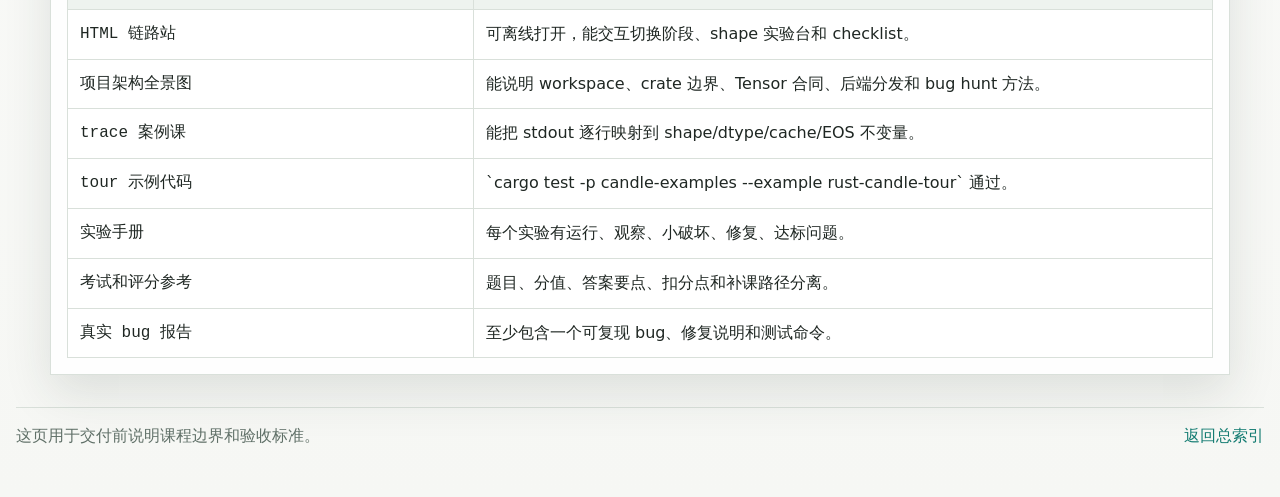
<file: rust-learning/html/course-syllabus.html>
<!doctype html>
<html lang="zh-CN">
  <head>
    <meta charset="utf-8" />
    <meta name="viewport" content="width=device-width, initial-scale=1" />
    <title>Rust + Candle 课程大纲与交付标准</title>
    <link rel="stylesheet" href="./styles.css" />
  </head>
  <body>
    <header class="topbar">
      <div>
        <p class="eyebrow">Course Syllabus</p>
        <h1>课程大纲与交付标准</h1>
      </div>
      <nav aria-label="页面导航">
        <a href="./index.html">链路站</a>
        <a href="./architecture.html">架构</a>
        <a href="./trace-walkthrough.html">案例课</a>
        <a href="#modules">模块</a>
        <a href="#evidence">验收</a>
      </nav>
    </header>

    <main class="document-page">
      <section class="panel-section lead-panel">
        <div class="section-heading">
          <p class="eyebrow">Audience</p>
          <h2>面向有 C++/系统背景、想进入 Rust 推理工程的人</h2>
        </div>
        <p>
          这套资料不按语法书顺序讲 Rust，而是沿一次 Candle LLM 推理请求学习语言、Tensor
          系统和工程边界。学员最终要能读懂真实 LLaMA forward，并能小范围修改 tour 代码且补测试。
        </p>
      </section>

      <section id="modules" class="panel-section">
        <div class="section-heading">
          <p class="eyebrow">Modules</p>
          <h2>7 个模块覆盖从入口到后端</h2>
        </div>
        <div class="module-grid">
          <article>
            <h3>0. 工程地图</h3>
            <p>workspace、crate、example、core、nn、transformers 的边界。</p>
            <ul>
              <li>能说明 Candle 分层</li>
              <li>能找到 LLaMA 入口和模型实现</li>
              <li>能跑 rust-candle-tour</li>
            </ul>
          </article>
          <article>
            <h3>0.5 项目架构全景</h3>
            <p>从 workspace 到 Tensor 内部结构，再到 Storage 后端分发和错误定位。</p>
            <ul>
              <li>能解释依赖方向</li>
              <li>能区分模型态、请求态、临时 Tensor 态</li>
              <li>能用定位表分析 shape/device/weight 错误</li>
            </ul>
          </article>
          <article>
            <h3>1. Rust 基础嵌入推理主线</h3>
            <p>用 `Args`、`parse_prompt`、`Result`、`Option`、borrow 学 Rust。</p>
            <ul>
              <li>能解释 `?` 和 `bail!`</li>
              <li>能修复 Vec slice 与 push 的借用冲突</li>
              <li>能写输入校验测试</li>
            </ul>
          </article>
          <article>
            <h3>2. Tensor 合同</h3>
            <p>shape、dtype、device、layout、stride、contiguous。</p>
            <ul>
              <li>能手算 `[B,S,H] -> [B,N,S,D]`</li>
              <li>能解释 view 和 copy</li>
              <li>能读 `--trace-shapes` 输出</li>
            </ul>
          </article>
          <article>
            <h3>3. 权重加载</h3>
            <p>VarBuilder 路径、SafeTensors、mmap、config 校验。</p>
            <ul>
              <li>能从 `vb.pp` 推导权重名</li>
              <li>能区分模型态和请求态</li>
              <li>能定位 shape/name mismatch</li>
            </ul>
          </article>
          <article>
            <h3>4. Attention 与 KV Cache</h3>
            <p>prefill、decode、causal mask、cache append、recompute 对比。</p>
            <ul>
              <li>能解释 `S` 和 `T` 的区别</li>
              <li>能说明 cache 为什么请求独立</li>
              <li>能验证 cached/recompute 一致</li>
            </ul>
          </article>
          <article>
            <h3>5. Sampling 与停止条件</h3>
            <p>greedy、temperature、top-k/top-p、RNG、EOS。</p>
            <ul>
              <li>能用 enum/match 表达状态空间</li>
              <li>能说明 EOS 检查位置</li>
              <li>能扩展多 EOS 并补测试</li>
            </ul>
          </article>
          <article>
            <h3>6. 工程化与 unsafe 边界</h3>
            <p>feature、cfg、tracing、并发状态、mmap/FFI safety invariant。</p>
            <ul>
              <li>能区分编译期 feature 和运行时参数</li>
              <li>能设计请求独立 cache 的服务状态</li>
              <li>能写 unsafe 审计条目</li>
            </ul>
          </article>
        </div>
      </section>

      <section class="panel-section">
        <div class="section-heading">
          <p class="eyebrow">Learning Tracks</p>
          <h2>三种学习节奏</h2>
        </div>
        <div class="details-grid">
          <details open>
            <summary>3 天速通</summary>
            <p>只跑 tour 命令、读 HTML 链路站、完成考题 A/B/D。适合已有 Rust 基础的人快速建立 Candle 主线。</p>
          </details>
          <details>
            <summary>7 天标准</summary>
            <p>每天一个模块，配合 labs 做小破坏和修复。最后完成 100 分考题和两道实操题。</p>
          </details>
          <details>
            <summary>14 天深读</summary>
            <p>前 7 天走 tour，后 7 天追真实 LLaMA、VarBuilder、Tensor/Layout、backend dispatch。</p>
          </details>
          <details>
            <summary>企业内训</summary>
            <p>用 HTML 链路站讲整体，trace 案例页做课堂拆解，考试和评分参考做课后验收。</p>
          </details>
        </div>
      </section>

      <section id="evidence" class="panel-section">
        <div class="section-heading">
          <p class="eyebrow">Evidence</p>
          <h2>交付物和验收证据</h2>
        </div>
        <div class="invariant-table" role="table" aria-label="交付物验收表">
          <div role="row">
            <strong role="cell">交付物</strong>
            <strong role="cell">验收证据</strong>
          </div>
          <div role="row">
            <span role="cell">HTML 链路站</span>
            <span role="cell">可离线打开，能交互切换阶段、shape 实验台和 checklist。</span>
          </div>
          <div role="row">
            <span role="cell">项目架构全景图</span>
            <span role="cell">能说明 workspace、crate 边界、Tensor 合同、后端分发和 bug hunt 方法。</span>
          </div>
          <div role="row">
            <span role="cell">trace 案例课</span>
            <span role="cell">能把 stdout 逐行映射到 shape/dtype/cache/EOS 不变量。</span>
          </div>
          <div role="row">
            <span role="cell">tour 示例代码</span>
            <span role="cell">`cargo test -p candle-examples --example rust-candle-tour` 通过。</span>
          </div>
          <div role="row">
            <span role="cell">实验手册</span>
            <span role="cell">每个实验有运行、观察、小破坏、修复、达标问题。</span>
          </div>
          <div role="row">
            <span role="cell">考试和评分参考</span>
            <span role="cell">题目、分值、答案要点、扣分点和补课路径分离。</span>
          </div>
          <div role="row">
            <span role="cell">真实 bug 报告</span>
            <span role="cell">至少包含一个可复现 bug、修复说明和测试命令。</span>
          </div>
        </div>
      </section>
    </main>

    <footer>
      <span>这页用于交付前说明课程边界和验收标准。</span>
      <a href="../README.md">返回总索引</a>
    </footer>
  </body>
</html>
</file>
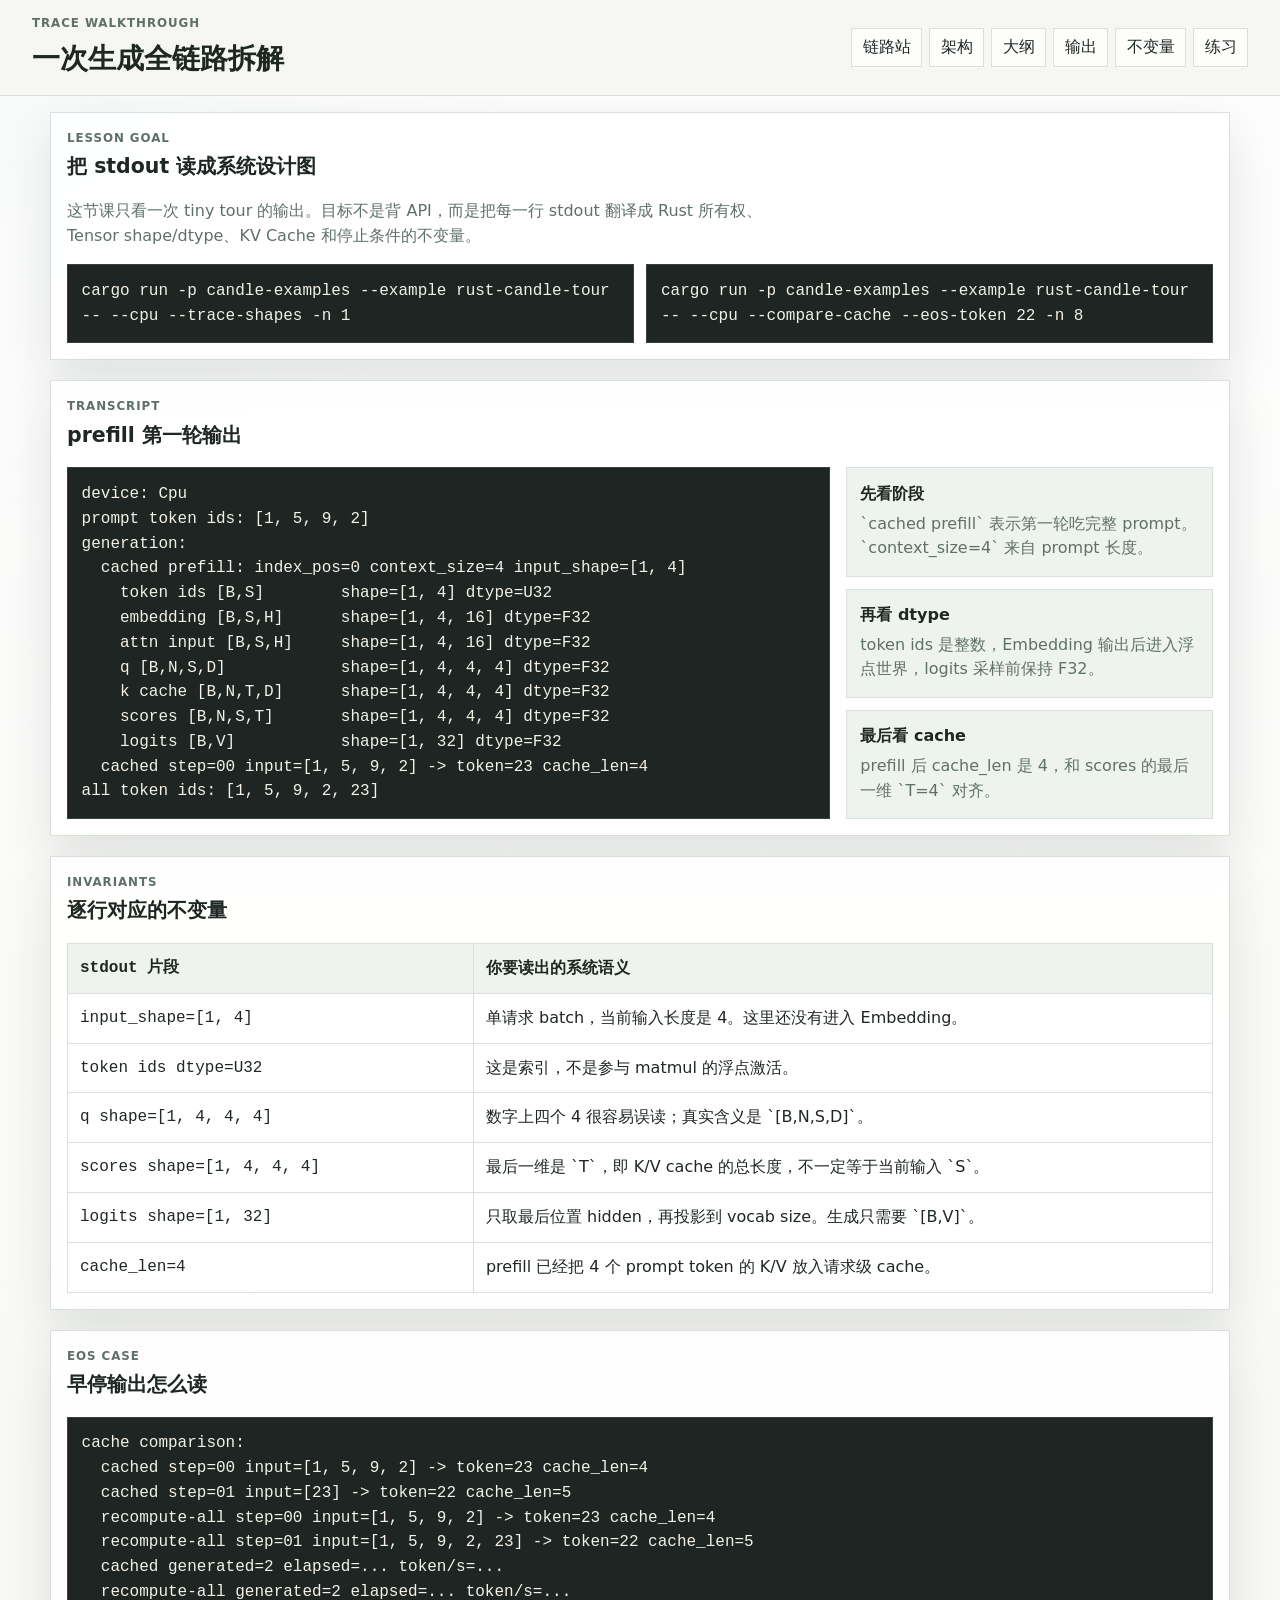
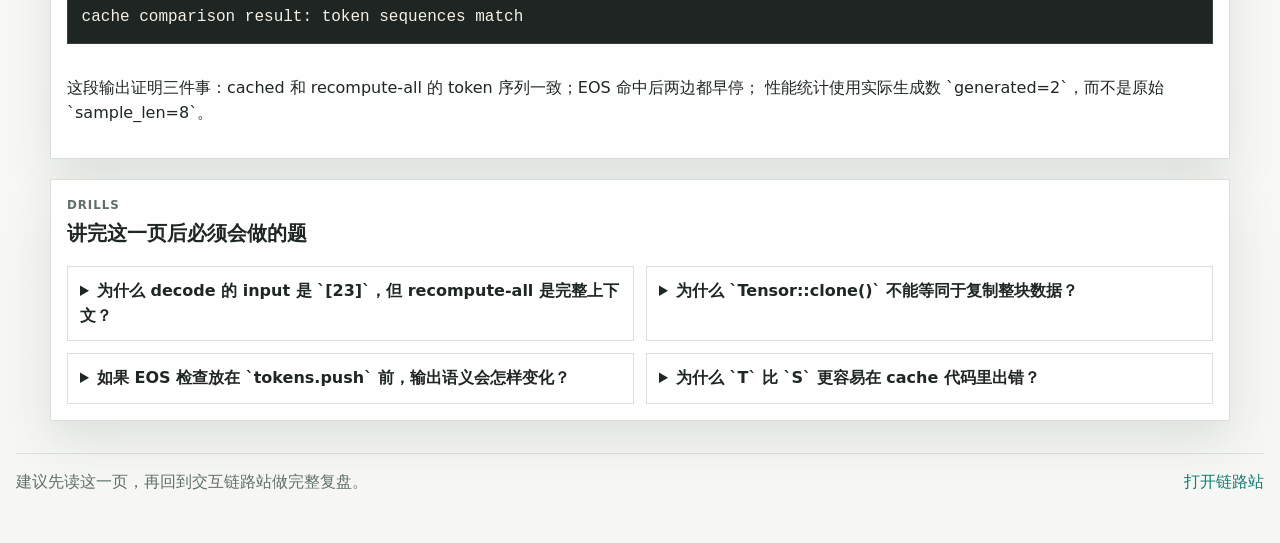
<file: rust-learning/html/trace-walkthrough.html>
<!doctype html>
<html lang="zh-CN">
  <head>
    <meta charset="utf-8" />
    <meta name="viewport" content="width=device-width, initial-scale=1" />
    <title>一次生成全链路拆解</title>
    <link rel="stylesheet" href="./styles.css" />
  </head>
  <body>
    <header class="topbar">
      <div>
        <p class="eyebrow">Trace Walkthrough</p>
        <h1>一次生成全链路拆解</h1>
      </div>
      <nav aria-label="页面导航">
        <a href="./index.html">链路站</a>
        <a href="./architecture.html">架构</a>
        <a href="./course-syllabus.html">大纲</a>
        <a href="#transcript">输出</a>
        <a href="#invariants">不变量</a>
        <a href="#drills">练习</a>
      </nav>
    </header>

    <main class="document-page">
      <section class="panel-section lead-panel">
        <div class="section-heading">
          <p class="eyebrow">Lesson Goal</p>
          <h2>把 stdout 读成系统设计图</h2>
        </div>
        <p>
          这节课只看一次 tiny tour 的输出。目标不是背 API，而是把每一行 stdout 翻译成
          Rust 所有权、Tensor shape/dtype、KV Cache 和停止条件的不变量。
        </p>
        <div class="command-row">
          <pre><code>cargo run -p candle-examples --example rust-candle-tour -- --cpu --trace-shapes -n 1</code></pre>
          <pre><code>cargo run -p candle-examples --example rust-candle-tour -- --cpu --compare-cache --eos-token 22 -n 8</code></pre>
        </div>
      </section>

      <section id="transcript" class="panel-section">
        <div class="section-heading">
          <p class="eyebrow">Transcript</p>
          <h2>prefill 第一轮输出</h2>
        </div>
        <div class="transcript-grid">
          <pre class="terminal"><code>device: Cpu
prompt token ids: [1, 5, 9, 2]
generation:
  cached prefill: index_pos=0 context_size=4 input_shape=[1, 4]
    token ids [B,S]        shape=[1, 4] dtype=U32
    embedding [B,S,H]      shape=[1, 4, 16] dtype=F32
    attn input [B,S,H]     shape=[1, 4, 16] dtype=F32
    q [B,N,S,D]            shape=[1, 4, 4, 4] dtype=F32
    k cache [B,N,T,D]      shape=[1, 4, 4, 4] dtype=F32
    scores [B,N,S,T]       shape=[1, 4, 4, 4] dtype=F32
    logits [B,V]           shape=[1, 32] dtype=F32
  cached step=00 input=[1, 5, 9, 2] -> token=23 cache_len=4
all token ids: [1, 5, 9, 2, 23]</code></pre>

          <div class="callouts">
            <article>
              <h3>先看阶段</h3>
              <p>`cached prefill` 表示第一轮吃完整 prompt。`context_size=4` 来自 prompt 长度。</p>
            </article>
            <article>
              <h3>再看 dtype</h3>
              <p>token ids 是整数，Embedding 输出后进入浮点世界，logits 采样前保持 F32。</p>
            </article>
            <article>
              <h3>最后看 cache</h3>
              <p>prefill 后 cache_len 是 4，和 scores 的最后一维 `T=4` 对齐。</p>
            </article>
          </div>
        </div>
      </section>

      <section id="invariants" class="panel-section">
        <div class="section-heading">
          <p class="eyebrow">Invariants</p>
          <h2>逐行对应的不变量</h2>
        </div>
        <div class="invariant-table" role="table" aria-label="stdout 到不变量映射">
          <div role="row">
            <strong role="cell">stdout 片段</strong>
            <strong role="cell">你要读出的系统语义</strong>
          </div>
          <div role="row">
            <span role="cell">input_shape=[1, 4]</span>
            <span role="cell">单请求 batch，当前输入长度是 4。这里还没有进入 Embedding。</span>
          </div>
          <div role="row">
            <span role="cell">token ids dtype=U32</span>
            <span role="cell">这是索引，不是参与 matmul 的浮点激活。</span>
          </div>
          <div role="row">
            <span role="cell">q shape=[1, 4, 4, 4]</span>
            <span role="cell">数字上四个 4 很容易误读；真实含义是 `[B,N,S,D]`。</span>
          </div>
          <div role="row">
            <span role="cell">scores shape=[1, 4, 4, 4]</span>
            <span role="cell">最后一维是 `T`，即 K/V cache 的总长度，不一定等于当前输入 `S`。</span>
          </div>
          <div role="row">
            <span role="cell">logits shape=[1, 32]</span>
            <span role="cell">只取最后位置 hidden，再投影到 vocab size。生成只需要 `[B,V]`。</span>
          </div>
          <div role="row">
            <span role="cell">cache_len=4</span>
            <span role="cell">prefill 已经把 4 个 prompt token 的 K/V 放入请求级 cache。</span>
          </div>
        </div>
      </section>

      <section class="panel-section">
        <div class="section-heading">
          <p class="eyebrow">EOS Case</p>
          <h2>早停输出怎么读</h2>
        </div>
        <pre class="terminal"><code>cache comparison:
  cached step=00 input=[1, 5, 9, 2] -> token=23 cache_len=4
  cached step=01 input=[23] -> token=22 cache_len=5
  recompute-all step=00 input=[1, 5, 9, 2] -> token=23 cache_len=4
  recompute-all step=01 input=[1, 5, 9, 2, 23] -> token=22 cache_len=5
  cached generated=2 elapsed=... token/s=...
  recompute-all generated=2 elapsed=... token/s=...
cache comparison result: token sequences match</code></pre>
        <p>
          这段输出证明三件事：cached 和 recompute-all 的 token 序列一致；EOS 命中后两边都早停；
          性能统计使用实际生成数 `generated=2`，而不是原始 `sample_len=8`。
        </p>
      </section>

      <section id="drills" class="panel-section">
        <div class="section-heading">
          <p class="eyebrow">Drills</p>
          <h2>讲完这一页后必须会做的题</h2>
        </div>
        <div class="details-grid">
          <details>
            <summary>为什么 decode 的 input 是 `[23]`，但 recompute-all 是完整上下文？</summary>
            <p>cached decode 复用历史 K/V，只喂最新 token；recompute-all 每步重算完整 token 序列。</p>
          </details>
          <details>
            <summary>为什么 `Tensor::clone()` 不能等同于复制整块数据？</summary>
            <p>Candle Tensor 是共享内部对象的句柄，clone 通常复制句柄；真正复制常发生在 `contiguous()`、dtype/device 转换或 host 读取。</p>
          </details>
          <details>
            <summary>如果 EOS 检查放在 `tokens.push` 前，输出语义会怎样变化？</summary>
            <p>你必须决定是否把 EOS token 放进最终输出。当前 tour 的语义是保留 EOS 后停止。</p>
          </details>
          <details>
            <summary>为什么 `T` 比 `S` 更容易在 cache 代码里出错？</summary>
            <p>`S` 是当前输入长度，`T` 是 cache 总长度。prefill 时常相等，decode 后通常不同。</p>
          </details>
        </div>
      </section>
    </main>

    <footer>
      <span>建议先读这一页，再回到交互链路站做完整复盘。</span>
      <a href="./index.html">打开链路站</a>
    </footer>
  </body>
</html>
</file>
<file: rust-learning/html/styles.css>
:root {
  color-scheme: light;
  --bg: #f6f7f4;
  --surface: #ffffff;
  --surface-strong: #eef3ef;
  --ink: #1f2723;
  --muted: #607068;
  --line: #d9e0da;
  --teal: #147c72;
  --teal-weak: #dcefed;
  --coral: #b75b42;
  --coral-weak: #f7e6df;
  --gold: #94720d;
  --gold-weak: #f2ead1;
  --violet: #67528f;
  --violet-weak: #ece7f4;
  --code: #1e2522;
  --shadow: 0 18px 45px rgba(36, 48, 42, 0.12);
}

* {
  box-sizing: border-box;
}

html {
  scroll-behavior: smooth;
}

body {
  margin: 0;
  background:
    linear-gradient(180deg, rgba(255, 255, 255, 0.82), rgba(246, 247, 244, 0.92)),
    radial-gradient(circle at top left, rgba(20, 124, 114, 0.14), transparent 34rem),
    var(--bg);
  color: var(--ink);
  font-family:
    ui-sans-serif,
    system-ui,
    -apple-system,
    BlinkMacSystemFont,
    "Segoe UI",
    sans-serif;
  line-height: 1.55;
}

a {
  color: var(--teal);
  text-decoration: none;
}

a:hover {
  text-decoration: underline;
}

button,
select,
input {
  font: inherit;
}

code,
pre {
  font-family:
    ui-monospace,
    SFMono-Regular,
    Menlo,
    Consolas,
    "Liberation Mono",
    monospace;
}

pre {
  margin: 0;
  overflow-x: auto;
  white-space: pre-wrap;
}

.skip-link {
  position: absolute;
  left: 1rem;
  top: -4rem;
  z-index: 20;
  background: var(--ink);
  color: #fff;
  padding: 0.6rem 0.8rem;
}

.skip-link:focus {
  top: 1rem;
}

.topbar {
  position: sticky;
  top: 0;
  z-index: 10;
  display: flex;
  align-items: center;
  justify-content: space-between;
  gap: 1rem;
  min-height: 76px;
  padding: 0.9rem clamp(1rem, 3vw, 2rem);
  background: rgba(246, 247, 244, 0.92);
  border-bottom: 1px solid var(--line);
  backdrop-filter: blur(14px);
}

.topbar h1 {
  margin: 0;
  font-size: clamp(1.25rem, 2.2vw, 1.9rem);
  letter-spacing: 0;
}

.topbar nav {
  display: flex;
  flex-wrap: wrap;
  justify-content: flex-end;
  gap: 0.45rem;
}

.topbar nav a {
  display: inline-flex;
  align-items: center;
  min-height: 2.25rem;
  padding: 0.4rem 0.65rem;
  border: 1px solid var(--line);
  background: rgba(255, 255, 255, 0.75);
  color: var(--ink);
}

main {
  display: grid;
  gap: 1.25rem;
  width: min(1520px, calc(100% - 2rem));
  margin: 1rem auto 2rem;
}

.eyebrow {
  margin: 0 0 0.25rem;
  color: var(--muted);
  font-size: 0.74rem;
  font-weight: 700;
  letter-spacing: 0.08em;
  text-transform: uppercase;
}

.section-heading h2,
.inspector h2 {
  margin: 0;
  font-size: clamp(1.1rem, 1.6vw, 1.55rem);
  letter-spacing: 0;
}

.workspace {
  display: grid;
  grid-template-columns: minmax(230px, 0.8fr) minmax(420px, 1.55fr) minmax(320px, 1fr);
  gap: 1rem;
  min-height: calc(100vh - 116px);
}

.rail,
.stage-map,
.inspector,
.panel-section,
.lab-grid {
  background: rgba(255, 255, 255, 0.92);
  border: 1px solid var(--line);
  box-shadow: var(--shadow);
}

.rail,
.inspector,
.panel-section,
.lab-grid {
  padding: 1rem;
}

.rail {
  align-self: start;
  position: sticky;
  top: 92px;
}

.stage-list {
  display: grid;
  gap: 0.45rem;
  margin-top: 1rem;
}

.stage-button {
  display: grid;
  grid-template-columns: 2.1rem 1fr;
  gap: 0.6rem;
  width: 100%;
  min-height: 3.8rem;
  padding: 0.6rem;
  border: 1px solid var(--line);
  background: var(--surface);
  color: var(--ink);
  text-align: left;
  cursor: pointer;
}

.stage-button:hover,
.stage-button[aria-current="true"] {
  border-color: var(--teal);
  background: var(--teal-weak);
}

.stage-index {
  display: inline-grid;
  place-items: center;
  width: 2rem;
  height: 2rem;
  border: 1px solid currentColor;
  color: var(--teal);
  font-weight: 800;
}

.stage-button strong {
  display: block;
  font-size: 0.95rem;
}

.stage-button span:last-child {
  color: var(--muted);
  font-size: 0.82rem;
}

.stage-map {
  display: flex;
  flex-direction: column;
  min-height: 500px;
  padding: 1rem;
}

.flow-grid {
  display: grid;
  grid-template-columns: repeat(2, minmax(0, 1fr));
  gap: 0.8rem;
  flex: 1;
}

.flow-node {
  position: relative;
  display: grid;
  align-content: space-between;
  min-height: 128px;
  padding: 0.9rem;
  border: 1px solid var(--line);
  background: var(--surface);
  cursor: pointer;
}

.flow-node::after {
  content: "";
  position: absolute;
  right: -0.55rem;
  top: 50%;
  width: 0.5rem;
  height: 1px;
  background: var(--line);
}

.flow-node:nth-child(2n)::after,
.flow-node:last-child::after {
  display: none;
}

.flow-node[aria-current="true"] {
  border-color: var(--teal);
  background: linear-gradient(180deg, var(--teal-weak), #fff);
}

.node-meta {
  display: flex;
  align-items: center;
  justify-content: space-between;
  gap: 0.6rem;
  color: var(--muted);
  font-size: 0.78rem;
  font-weight: 700;
  text-transform: uppercase;
}

.flow-node h3 {
  margin: 0.6rem 0 0.35rem;
  font-size: 1rem;
  letter-spacing: 0;
}

.flow-node p {
  margin: 0;
  color: var(--muted);
  font-size: 0.9rem;
}

.badge {
  display: inline-flex;
  align-items: center;
  min-height: 1.5rem;
  padding: 0.1rem 0.45rem;
  color: var(--ink);
  background: var(--surface-strong);
  border: 1px solid var(--line);
  font-size: 0.75rem;
}

.badge.request {
  background: var(--coral-weak);
}

.badge.tensor {
  background: var(--teal-weak);
}

.badge.model {
  background: var(--gold-weak);
}

.badge.backend {
  background: var(--violet-weak);
}

.legend {
  display: flex;
  flex-wrap: wrap;
  gap: 0.8rem;
  margin-top: 1rem;
  color: var(--muted);
  font-size: 0.85rem;
}

.legend span {
  display: inline-flex;
  align-items: center;
  gap: 0.4rem;
}

.dot {
  display: inline-block;
  width: 0.8rem;
  height: 0.8rem;
  border: 1px solid var(--line);
}

.dot.request {
  background: var(--coral);
}

.dot.tensor {
  background: var(--teal);
}

.dot.model {
  background: var(--gold);
}

.dot.backend {
  background: var(--violet);
}

.inspector {
  align-self: start;
  position: sticky;
  top: 92px;
  display: grid;
  gap: 1rem;
}

.summary {
  margin: 0;
  color: var(--muted);
}

.metric-grid {
  display: grid;
  grid-template-columns: repeat(2, minmax(0, 1fr));
  gap: 0.5rem;
}

.metric {
  min-height: 4.4rem;
  padding: 0.65rem;
  border: 1px solid var(--line);
  background: var(--surface-strong);
}

.metric span {
  display: block;
  color: var(--muted);
  font-size: 0.75rem;
  font-weight: 700;
  text-transform: uppercase;
}

.metric strong {
  display: block;
  margin-top: 0.25rem;
  font-size: 0.96rem;
}

.info-block {
  border-top: 1px solid var(--line);
  padding-top: 0.75rem;
}

.info-block h3,
.command-card h3,
.lane h3,
.lab-card h3 {
  margin: 0 0 0.35rem;
  font-size: 1rem;
  letter-spacing: 0;
}

.info-block p,
.command-card p,
.lane p,
.lab-card p {
  margin: 0;
  color: var(--muted);
}

.command-card {
  display: grid;
  gap: 0.7rem;
  padding: 0.8rem;
  background: var(--code);
  color: #f4f1e8;
}

.command-card p {
  color: #c6d0ca;
}

.command-card pre {
  padding: 0.75rem;
  background: rgba(255, 255, 255, 0.07);
  border: 1px solid rgba(255, 255, 255, 0.13);
}

.copy-button {
  justify-self: start;
  min-height: 2rem;
  padding: 0.25rem 0.6rem;
  border: 1px solid #f4f1e8;
  background: transparent;
  color: #f4f1e8;
  cursor: pointer;
}

.panel-section,
.lab-grid {
  display: grid;
  gap: 1rem;
}

.state-lanes {
  display: grid;
  grid-template-columns: repeat(3, minmax(0, 1fr));
  gap: 1rem;
}

.lane {
  padding: 1rem;
  border: 1px solid var(--line);
  background: var(--surface);
}

.lane ul {
  margin: 0.8rem 0 0;
  padding-left: 1.15rem;
  color: var(--muted);
}

.lane-model {
  border-top: 4px solid var(--gold);
}

.lane-request {
  border-top: 4px solid var(--coral);
}

.lane-temp {
  border-top: 4px solid var(--teal);
}

.lab-grid {
  grid-template-columns: 1fr;
}

.controls {
  display: flex;
  align-items: end;
  flex-wrap: wrap;
  gap: 1rem;
  padding: 0.9rem;
  border: 1px solid var(--line);
  background: var(--surface-strong);
}

.controls label {
  display: grid;
  gap: 0.25rem;
  min-width: min(260px, 100%);
  color: var(--muted);
  font-weight: 700;
}

.controls select,
.controls input {
  min-height: 2.4rem;
  border: 1px solid var(--line);
  background: #fff;
  color: var(--ink);
}

.controls output {
  min-height: 2.4rem;
  padding: 0.45rem 0.7rem;
  border: 1px solid var(--line);
  background: #fff;
}

.lab-cards {
  display: grid;
  grid-template-columns: repeat(3, minmax(0, 1fr));
  gap: 1rem;
}

.lab-card {
  padding: 1rem;
  border: 1px solid var(--line);
  background: var(--surface);
}

dl {
  display: grid;
  grid-template-columns: minmax(110px, 0.75fr) 1fr;
  gap: 0.45rem 0.75rem;
  margin: 0.75rem 0 0;
}

dt {
  color: var(--muted);
  font-weight: 700;
}

dd {
  margin: 0;
}

.small {
  margin-top: 0.75rem !important;
  font-size: 0.88rem;
}

.source-grid {
  display: grid;
  grid-template-columns: repeat(3, minmax(0, 1fr));
  gap: 0.65rem;
}

.source-grid a {
  display: flex;
  align-items: center;
  min-height: 3rem;
  padding: 0.75rem;
  border: 1px solid var(--line);
  background: var(--surface);
  color: var(--ink);
}

.source-grid a:hover {
  border-color: var(--teal);
  background: var(--teal-weak);
  text-decoration: none;
}

.score-layout {
  display: grid;
  grid-template-columns: minmax(220px, 0.6fr) minmax(0, 1.4fr);
  gap: 1rem;
}

.score-meter {
  padding: 1rem;
  border: 1px solid var(--line);
  background: var(--surface-strong);
}

.ring {
  display: grid;
  place-items: center;
  width: 9rem;
  height: 9rem;
  margin-bottom: 1rem;
  border: 10px solid var(--teal);
  background: #fff;
  color: var(--ink);
  font-size: 1.7rem;
  font-weight: 800;
}

.checklist {
  display: grid;
  gap: 0.55rem;
}

.check-item {
  display: grid;
  grid-template-columns: 1.2rem 1fr;
  gap: 0.7rem;
  align-items: start;
  min-height: 3.2rem;
  padding: 0.75rem;
  border: 1px solid var(--line);
  background: var(--surface);
}

.check-item input {
  margin-top: 0.25rem;
}

.check-item strong {
  display: block;
}

.check-item span {
  color: var(--muted);
  font-size: 0.9rem;
}

footer {
  display: flex;
  justify-content: space-between;
  gap: 1rem;
  width: min(1520px, calc(100% - 2rem));
  margin: 0 auto 2rem;
  padding: 1rem 0;
  color: var(--muted);
  border-top: 1px solid var(--line);
}

.document-page {
  max-width: 1180px;
}

.lead-panel > p {
  max-width: 72ch;
  margin: 0;
  color: var(--muted);
}

.command-row {
  display: grid;
  grid-template-columns: repeat(2, minmax(0, 1fr));
  gap: 0.8rem;
}

.command-row pre,
.terminal {
  padding: 0.85rem;
  background: var(--code);
  color: #f4f1e8;
  border: 1px solid rgba(255, 255, 255, 0.12);
}

.transcript-grid {
  display: grid;
  grid-template-columns: minmax(0, 1.35fr) minmax(260px, 0.65fr);
  gap: 1rem;
}

.callouts {
  display: grid;
  gap: 0.75rem;
}

.callouts article {
  padding: 0.85rem;
  border: 1px solid var(--line);
  background: var(--surface-strong);
}

.callouts h3 {
  margin: 0 0 0.3rem;
  font-size: 1rem;
}

.callouts p {
  margin: 0;
  color: var(--muted);
}

.invariant-table {
  display: grid;
  border: 1px solid var(--line);
  background: var(--surface);
}

.invariant-table > div {
  display: grid;
  grid-template-columns: minmax(220px, 0.55fr) minmax(0, 1fr);
  border-top: 1px solid var(--line);
}

.invariant-table > div:first-child {
  border-top: 0;
  background: var(--surface-strong);
}

.invariant-table strong,
.invariant-table span {
  padding: 0.75rem;
}

.invariant-table strong:first-child,
.invariant-table span:first-child {
  border-right: 1px solid var(--line);
  font-family:
    ui-monospace,
    SFMono-Regular,
    Menlo,
    Consolas,
    "Liberation Mono",
    monospace;
}

.details-grid {
  display: grid;
  grid-template-columns: repeat(2, minmax(0, 1fr));
  gap: 0.75rem;
}

.module-grid {
  display: grid;
  grid-template-columns: repeat(2, minmax(0, 1fr));
  gap: 0.85rem;
}

.module-grid article {
  padding: 1rem;
  border: 1px solid var(--line);
  background: var(--surface);
}

.module-grid h3 {
  margin: 0 0 0.35rem;
  font-size: 1rem;
}

.module-grid p {
  margin: 0 0 0.65rem;
  color: var(--muted);
}

.module-grid ul {
  margin: 0;
  padding-left: 1.1rem;
  color: var(--muted);
}

.layer-stack {
  display: grid;
  gap: 0.75rem;
}

.layer-card {
  display: grid;
  grid-template-columns: 3rem minmax(160px, 0.42fr) minmax(0, 1fr) minmax(180px, 0.38fr);
  gap: 0.9rem;
  align-items: center;
  min-height: 4.4rem;
  padding: 0.85rem;
  border: 1px solid var(--line);
  background: var(--surface);
}

.layer-card span {
  display: inline-grid;
  place-items: center;
  width: 2.4rem;
  height: 2.4rem;
  border: 1px solid currentColor;
  font-weight: 800;
}

.layer-card h3 {
  margin: 0;
  font-size: 1rem;
}

.layer-card p {
  margin: 0;
  color: var(--muted);
}

.layer-card code {
  color: var(--ink);
  overflow-wrap: anywhere;
}

.layer-app {
  border-left: 4px solid var(--coral);
}

.layer-transformer {
  border-left: 4px solid var(--gold);
}

.layer-nn {
  border-left: 4px solid var(--teal);
}

.layer-core {
  border-left: 4px solid var(--violet);
}

.layer-backend {
  border-left: 4px solid var(--ink);
}

.pipeline-list {
  display: grid;
  gap: 0.7rem;
  margin: 0;
  padding: 0;
  list-style: none;
  counter-reset: pipeline;
}

.pipeline-list li {
  counter-increment: pipeline;
  display: grid;
  grid-template-columns: 2.6rem 0.42fr 1fr;
  gap: 0.85rem;
  align-items: start;
  padding: 0.85rem;
  border: 1px solid var(--line);
  background: var(--surface);
}

.pipeline-list li::before {
  content: counter(pipeline);
  display: inline-grid;
  place-items: center;
  width: 2.1rem;
  height: 2.1rem;
  border: 1px solid var(--teal);
  color: var(--teal);
  font-weight: 800;
}

.pipeline-list strong {
  font-size: 1rem;
}

.pipeline-list span {
  color: var(--muted);
}

.contract-grid {
  display: grid;
  grid-template-columns: repeat(4, minmax(0, 1fr));
  gap: 0.75rem;
}

.bug-grid {
  display: grid;
  grid-template-columns: repeat(3, minmax(0, 1fr));
  gap: 0.75rem;
}

.contract-grid article,
.bug-card {
  padding: 0.9rem;
  border: 1px solid var(--line);
  background: var(--surface);
}

.contract-grid h3,
.bug-card h3 {
  margin: 0 0 0.35rem;
  font-size: 1rem;
}

.contract-grid p,
.bug-card p {
  margin: 0;
  color: var(--muted);
}

details {
  border: 1px solid var(--line);
  background: var(--surface);
}

summary {
  min-height: 3rem;
  padding: 0.75rem;
  font-weight: 700;
  cursor: pointer;
}

details p {
  margin: 0;
  padding: 0 0.75rem 0.85rem;
  color: var(--muted);
}

@media (max-width: 1180px) {
  .workspace {
    grid-template-columns: 1fr;
  }

  .rail,
  .inspector {
    position: static;
  }

  .stage-list {
    grid-template-columns: repeat(2, minmax(0, 1fr));
  }

  .flow-grid,
  .state-lanes,
  .lab-cards,
  .source-grid,
  .command-row,
  .transcript-grid,
  .details-grid,
  .module-grid,
  .contract-grid,
  .bug-grid,
  .score-layout {
    grid-template-columns: repeat(2, minmax(0, 1fr));
  }

  .layer-card {
    grid-template-columns: 3rem 1fr;
  }

  .layer-card p,
  .layer-card code {
    grid-column: 2;
  }

  .pipeline-list li {
    grid-template-columns: 2.6rem 1fr;
  }

  .pipeline-list span {
    grid-column: 2;
  }
}

@media (max-width: 760px) {
  .topbar {
    position: static;
    align-items: stretch;
    flex-direction: column;
  }

  .topbar nav {
    justify-content: flex-start;
  }

  main,
  footer {
    width: min(100% - 1rem, 1520px);
  }

  .stage-list,
  .flow-grid,
  .metric-grid,
  .state-lanes,
  .lab-cards,
  .source-grid,
    .command-row,
    .transcript-grid,
    .details-grid,
    .module-grid,
    .contract-grid,
    .bug-grid,
    .score-layout {
    grid-template-columns: 1fr;
  }

  .layer-card,
  .pipeline-list li {
    grid-template-columns: 1fr;
  }

  .layer-card p,
  .layer-card code,
  .pipeline-list span {
    grid-column: auto;
  }

  .invariant-table > div {
    grid-template-columns: 1fr;
  }

  .invariant-table strong:first-child,
  .invariant-table span:first-child {
    border-right: 0;
    border-bottom: 1px solid var(--line);
  }

  .flow-node::after {
    display: none;
  }

  dl {
    grid-template-columns: 1fr;
  }

  footer {
    flex-direction: column;
  }
}

@media print {
  body {
    background: #fff;
  }

  .topbar,
  .rail,
  .copy-button,
  footer {
    display: none !important;
  }

  main,
  .document-page {
    width: 100%;
    max-width: none;
    margin: 0;
  }

  .workspace,
  .state-lanes,
  .lab-cards,
  .source-grid,
    .score-layout,
    .command-row,
    .transcript-grid,
    .details-grid,
    .module-grid,
    .contract-grid,
    .bug-grid {
    grid-template-columns: 1fr;
  }

  .stage-map,
  .inspector,
  .panel-section,
  .lab-grid,
  .lane,
  .lab-card,
  .source-grid a,
  .check-item,
  .callouts article,
  details {
    box-shadow: none;
    break-inside: avoid;
  }

  .command-card,
  .terminal,
  .command-row pre {
    background: #f4f4f4;
    color: #111;
    border-color: #ccc;
  }
}
</file>
